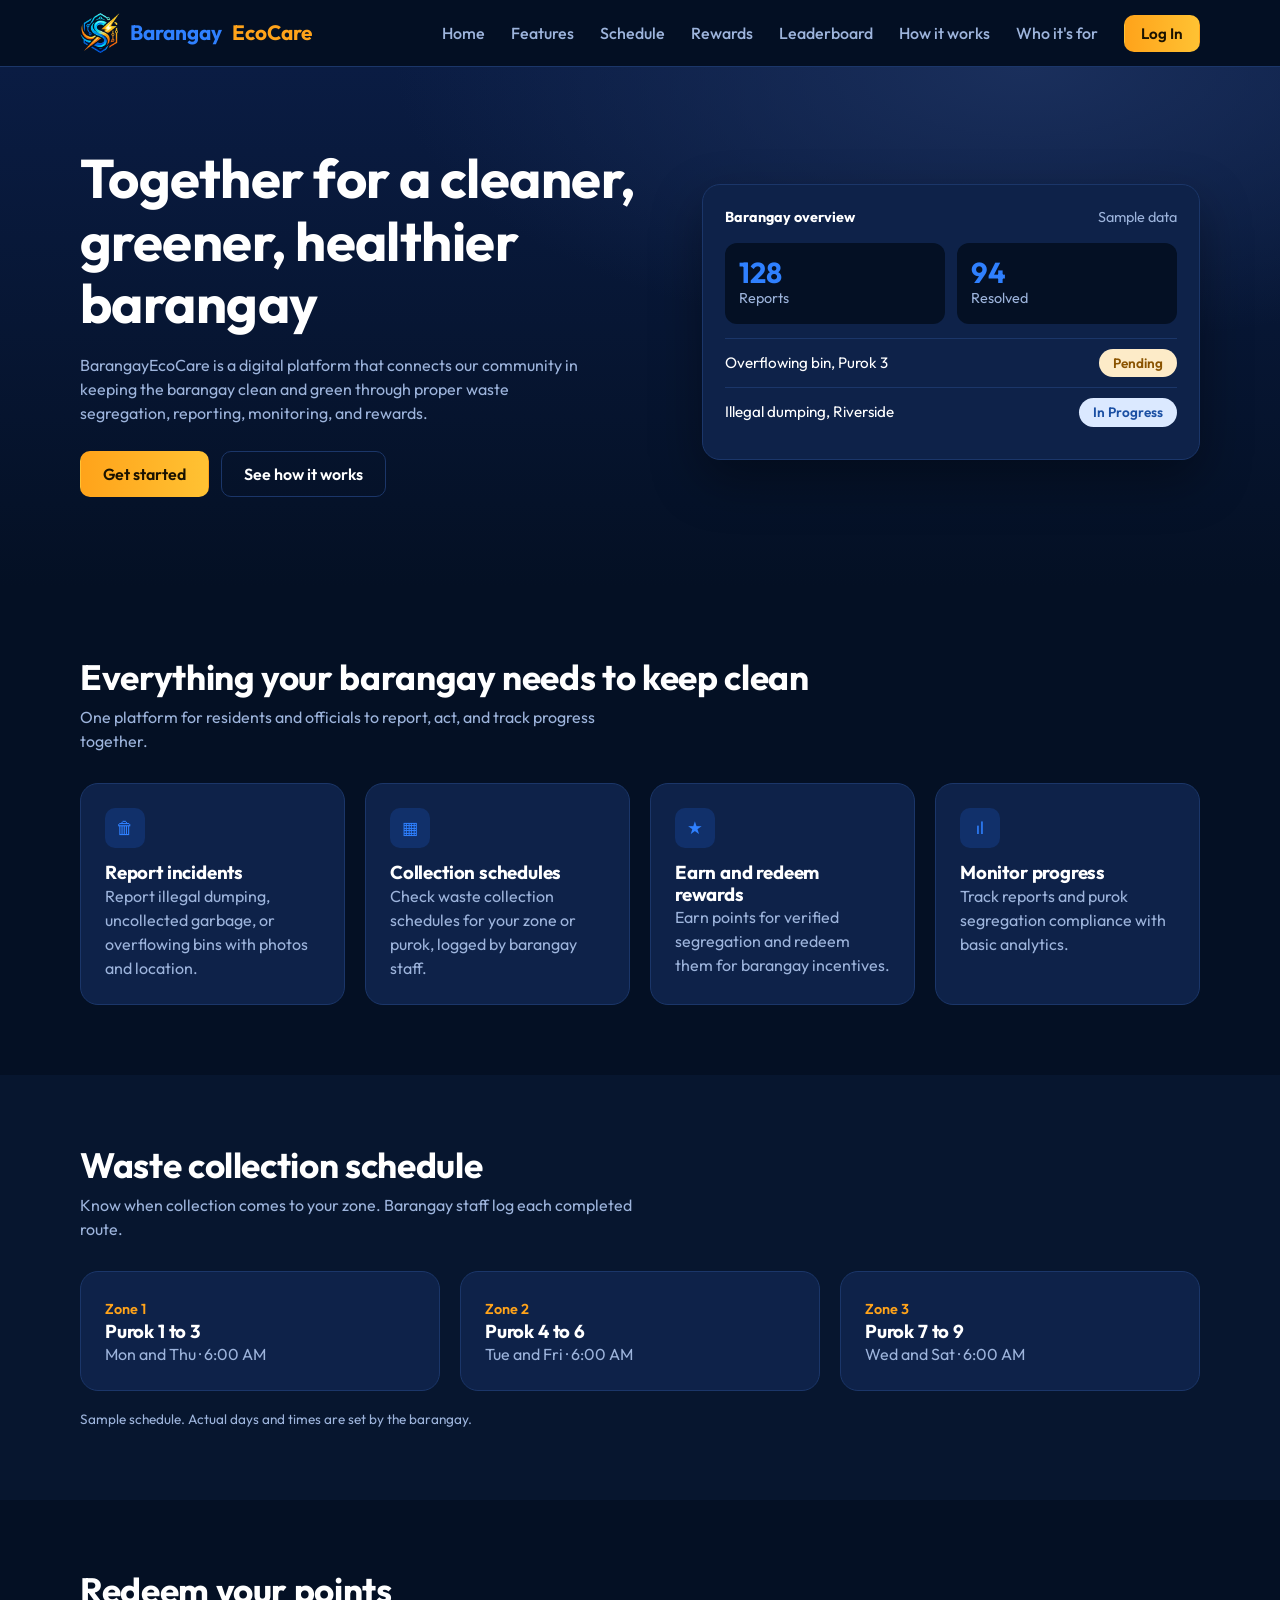
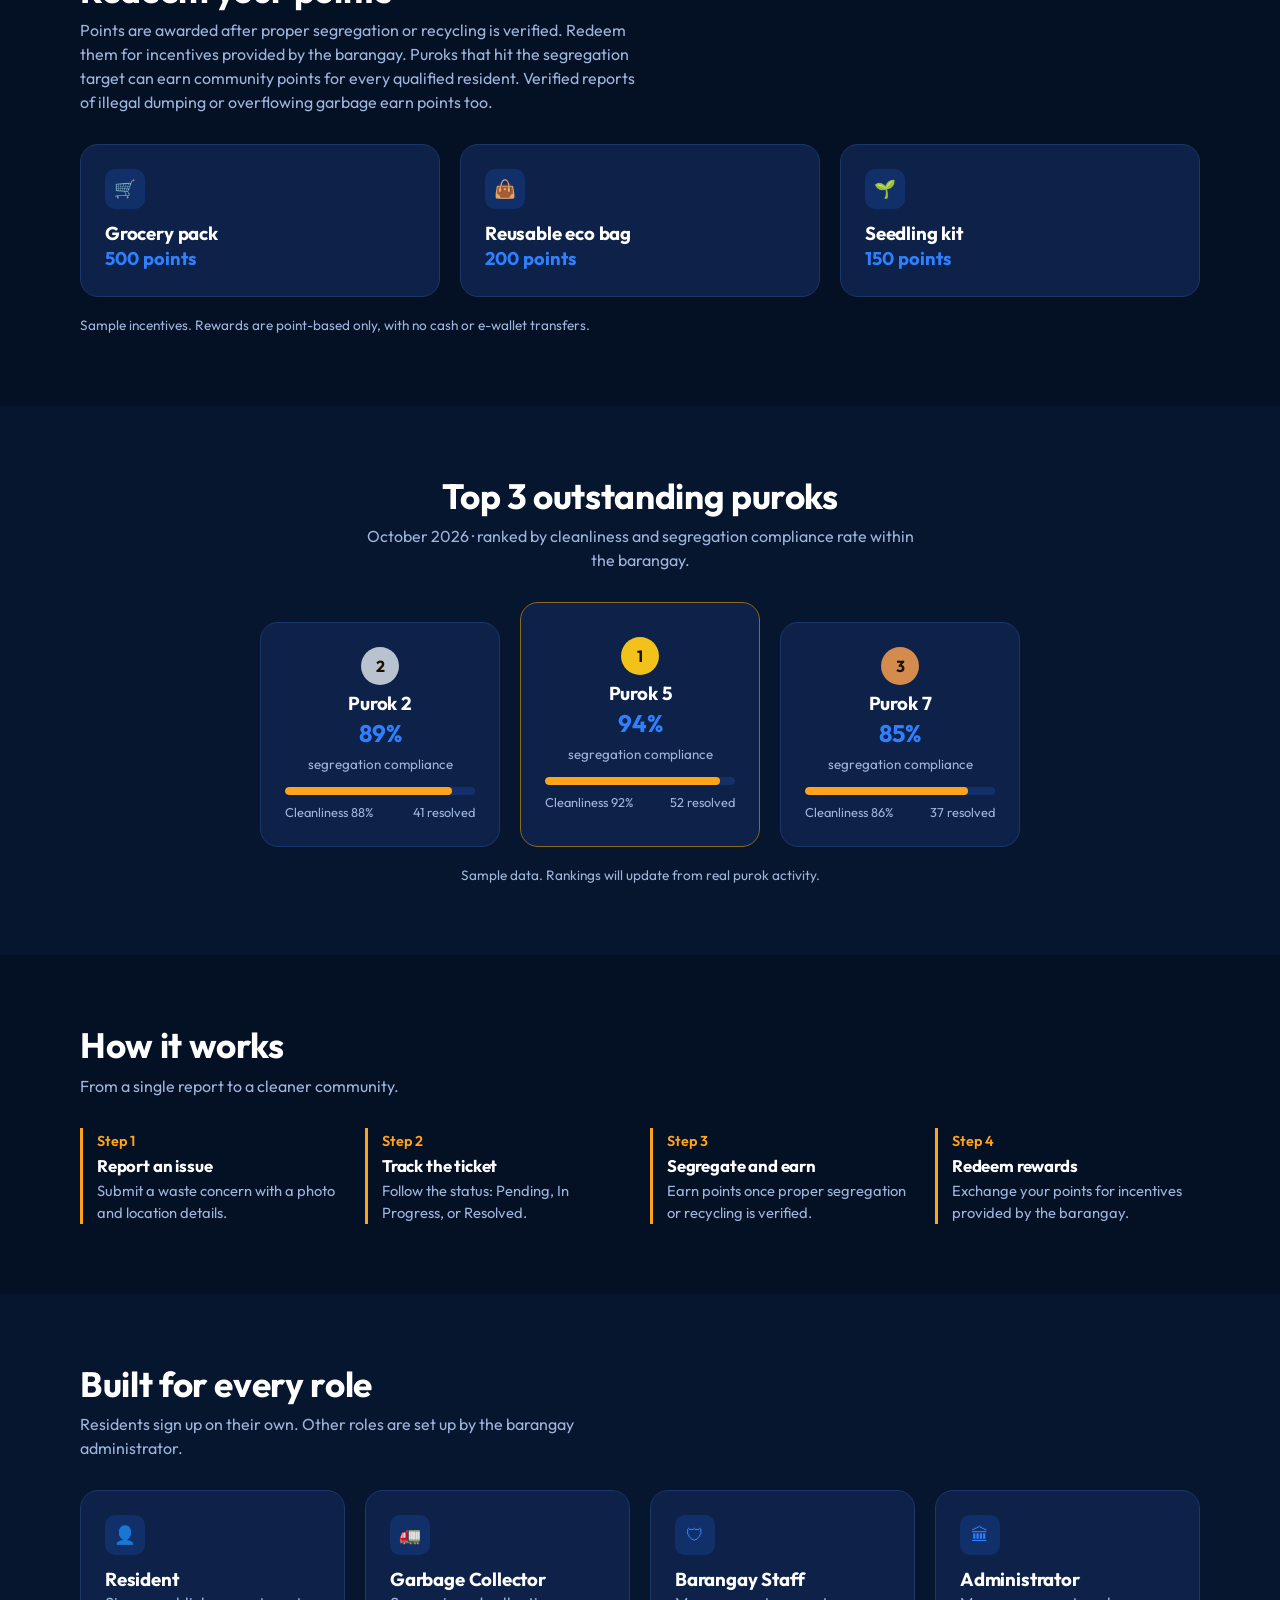
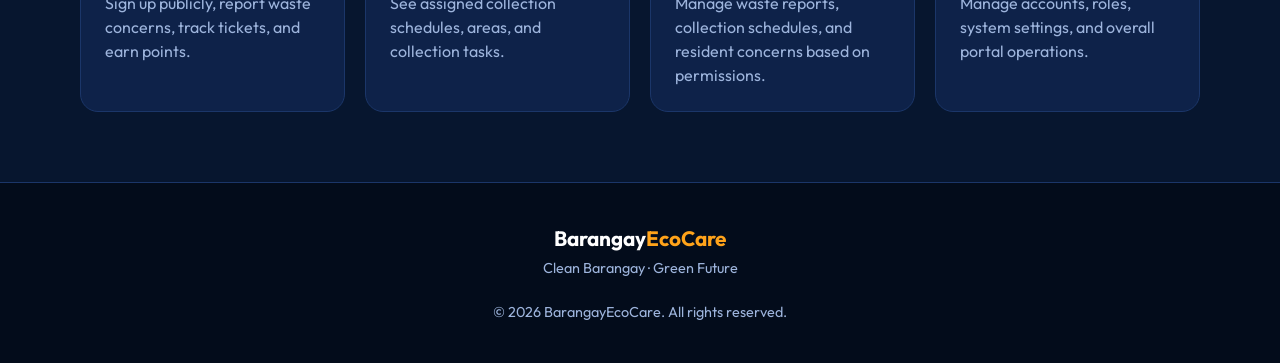
<file: index.html>
<!DOCTYPE html>
<html lang="en">
<head>
  <meta charset="UTF-8">
  <meta name="viewport" content="width=device-width, initial-scale=1">
  <link rel="icon" href="logo.png"><title>BarangayEcoCare – Clean Barangay, Green Future</title>
  <link rel="preconnect" href="https://fonts.googleapis.com">
  <link rel="stylesheet" href="https://fonts.googleapis.com/css2?family=Outfit:wght@400;500;600;700&display=swap">
  <link rel="stylesheet" href="styles.css">
</head>
<body>

<!-- HEADER: the checkbox powers the mobile menu without JavaScript -->
<header class="site-header">
  <div class="wrap">
    <a href="#top" class="logo"><img src="logo.png" alt="" width="40" height="40">Barangay<b>EcoCare</b></a>
    <input type="checkbox" id="nav-toggle" class="nav-toggle" aria-label="Toggle menu">
    <label for="nav-toggle" class="nav-burger" aria-hidden="true">☰</label>
    <nav class="site-nav" aria-label="Main">
      <a href="#top">Home</a><a href="#features">Features</a><a href="#schedule">Schedule</a>
      <a href="#rewards">Rewards</a><a href="#leaderboard">Leaderboard</a>
      <a href="#how">How it works</a><a href="#roles">Who it's for</a>
      <a href="login.html" class="btn btn-primary btn-sm">Log In</a>
    </nav>
  </div>
</header>

<main id="top">
  <!-- HERO -->
  <section class="hero">
    <div class="wrap">
      <div>
        <h1>Together for a cleaner, greener, healthier barangay</h1>
        <p class="lead">BarangayEcoCare is a digital platform that connects our community in keeping the barangay clean and green through proper waste segregation, reporting, monitoring, and rewards.</p>
        <div class="actions">
          <a href="signup.html" class="btn btn-primary">Get started</a>
          <a href="#how" class="btn">See how it works</a>
        </div>
      </div>
      <aside class="overview" aria-label="Sample overview">
        <div class="overview-head"><strong>Barangay overview</strong><span class="muted">Sample data</span></div>
        <div class="overview-stats"><div><b>128</b>Reports</div><div><b>94</b>Resolved</div></div>
        <ul>
          <li>Overflowing bin, Purok 3 <span class="badge b-pending">Pending</span></li>
          <li>Illegal dumping, Riverside <span class="badge b-progress">In Progress</span></li>
        </ul>
      </aside>
    </div>
  </section>

  <!-- FEATURES -->
  <section class="section" id="features">
    <div class="wrap">
      <h2>Everything your barangay needs to keep clean</h2>
      <p class="sub">One platform for residents and officials to report, act, and track progress together.</p>
      <div class="grid g4">
        <article class="card"><div class="ico">🗑</div><h3>Report incidents</h3><p class="muted">Report illegal dumping, uncollected garbage, or overflowing bins with photos and location.</p></article>
        <article class="card"><div class="ico">▦</div><h3>Collection schedules</h3><p class="muted">Check waste collection schedules for your zone or purok, logged by barangay staff.</p></article>
        <article class="card"><div class="ico">★</div><h3>Earn and redeem rewards</h3><p class="muted">Earn points for verified segregation and redeem them for barangay incentives.</p></article>
        <article class="card"><div class="ico">ıl</div><h3>Monitor progress</h3><p class="muted">Track reports and purok segregation compliance with basic analytics.</p></article>
      </div>
    </div>
  </section>

  <!-- SCHEDULE -->
  <section class="section alt" id="schedule">
    <div class="wrap">
      <h2>Waste collection schedule</h2>
      <p class="sub">Know when collection comes to your zone. Barangay staff log each completed route.</p>
      <div class="grid g3">
        <article class="card"><span class="eyebrow">Zone 1</span><h3>Purok 1 to 3</h3><p class="muted">Mon and Thu · 6:00 AM</p></article>
        <article class="card"><span class="eyebrow">Zone 2</span><h3>Purok 4 to 6</h3><p class="muted">Tue and Fri · 6:00 AM</p></article>
        <article class="card"><span class="eyebrow">Zone 3</span><h3>Purok 7 to 9</h3><p class="muted">Wed and Sat · 6:00 AM</p></article>
      </div>
      <p class="note">Sample schedule. Actual days and times are set by the barangay.</p>
    </div>
  </section>

  <!-- REWARDS -->
  <section class="section" id="rewards">
    <div class="wrap">
      <h2>Redeem your points</h2>
      <p class="sub">Points are awarded after proper segregation or recycling is verified. Redeem them for incentives provided by the barangay. Puroks that hit the segregation target can earn community points for every qualified resident. Verified reports of illegal dumping or overflowing garbage earn points too.</p>
      <div class="grid g3">
        <article class="card"><div class="ico">🛒</div><h3>Grocery pack</h3><p class="price">500 points</p></article>
        <article class="card"><div class="ico">👜</div><h3>Reusable eco bag</h3><p class="price">200 points</p></article>
        <article class="card"><div class="ico">🌱</div><h3>Seedling kit</h3><p class="price">150 points</p></article>
      </div>
      <p class="note">Sample incentives. Rewards are point-based only, with no cash or e-wallet transfers.</p>
    </div>
  </section>

  <!-- LEADERBOARD -->
  <section class="section alt center" id="leaderboard">
    <div class="wrap">
      <h2>Top 3 outstanding puroks</h2>
      <p class="sub">October 2026 · ranked by cleanliness and segregation compliance rate within the barangay.</p>
      <div class="podium">
        <article class="card"><div class="rank">2</div><h3>Purok 2</h3><div class="pct">89%</div><small class="muted">segregation compliance</small>
          <div class="bar" style="margin-top:12px"><i style="width:88%"></i></div><div class="meta"><span>Cleanliness 88%</span><span>41 resolved</span></div></article>
        <article class="card first"><div class="rank">1</div><h3>Purok 5</h3><div class="pct">94%</div><small class="muted">segregation compliance</small>
          <div class="bar" style="margin-top:12px"><i style="width:92%"></i></div><div class="meta"><span>Cleanliness 92%</span><span>52 resolved</span></div></article>
        <article class="card"><div class="rank r3">3</div><h3>Purok 7</h3><div class="pct">85%</div><small class="muted">segregation compliance</small>
          <div class="bar" style="margin-top:12px"><i style="width:86%"></i></div><div class="meta"><span>Cleanliness 86%</span><span>37 resolved</span></div></article>
      </div>
      <p class="note">Sample data. Rankings will update from real purok activity.</p>
    </div>
  </section>

  <!-- HOW IT WORKS -->
  <section class="section" id="how">
    <div class="wrap">
      <h2>How it works</h2>
      <p class="sub">From a single report to a cleaner community.</p>
      <ol class="grid g4 steps" style="list-style:none;padding:0;margin:0">
        <li><span class="eyebrow">Step 1</span><h3>Report an issue</h3><p>Submit a waste concern with a photo and location details.</p></li>
        <li><span class="eyebrow">Step 2</span><h3>Track the ticket</h3><p>Follow the status: Pending, In Progress, or Resolved.</p></li>
        <li><span class="eyebrow">Step 3</span><h3>Segregate and earn</h3><p>Earn points once proper segregation or recycling is verified.</p></li>
        <li><span class="eyebrow">Step 4</span><h3>Redeem rewards</h3><p>Exchange your points for incentives provided by the barangay.</p></li>
      </ol>
    </div>
  </section>

  <!-- ROLES -->
  <section class="section alt" id="roles">
    <div class="wrap">
      <h2>Built for every role</h2>
      <p class="sub">Residents sign up on their own. Other roles are set up by the barangay administrator.</p>
      <div class="grid g4">
        <article class="card"><div class="ico">👤</div><h3>Resident</h3><p class="muted">Sign up publicly, report waste concerns, track tickets, and earn points.</p></article>
        <article class="card"><div class="ico">🚛</div><h3>Garbage Collector</h3><p class="muted">See assigned collection schedules, areas, and collection tasks.</p></article>
        <article class="card"><div class="ico">🛡</div><h3>Barangay Staff</h3><p class="muted">Manage waste reports, collection schedules, and resident concerns based on permissions.</p></article>
        <article class="card"><div class="ico">🏛</div><h3>Administrator</h3><p class="muted">Manage accounts, roles, system settings, and overall portal operations.</p></article>
      </div>
    </div>
  </section>
</main>

<footer class="site-footer">
  <span class="logo">Barangay<b>EcoCare</b></span>
  <p>Clean Barangay · Green Future</p>
  <p style="margin-top:22px">© 2026 BarangayEcoCare. All rights reserved.</p>
</footer>
</body>
</html>
</file>
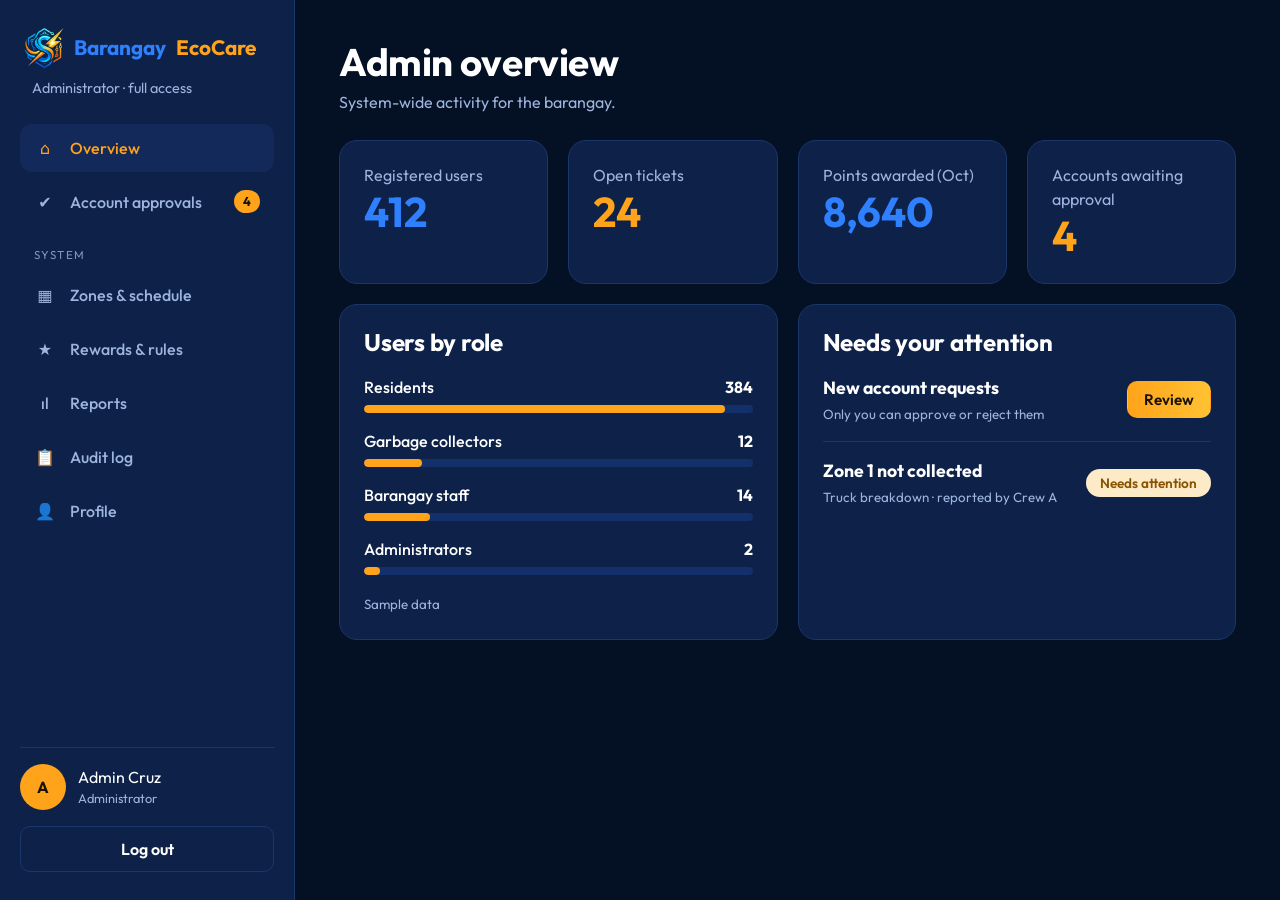
<file: admin-dashboard.html>
<!DOCTYPE html>
<html lang="en">
<head>
  <meta charset="UTF-8">
  <meta name="viewport" content="width=device-width, initial-scale=1">
  <link rel="icon" href="logo.png">
  <title>Administrator – BarangayEcoCare</title>
  <link rel="stylesheet" href="https://fonts.googleapis.com/css2?family=Outfit:wght@400;500;600;700&display=swap">
  <link rel="stylesheet" href="styles.css">
  <style>
    .sidebar{overflow-y:auto}
    .nav-label{margin:14px 14px 2px;font-size:.72rem;letter-spacing:.12em;text-transform:uppercase;color:var(--muted);opacity:.8}
    .shell:has(#v7:target) .nav a[href="#v7"],.shell:has(#v8:target) .nav a[href="#v8"],
    .shell:has(#v9:target) .nav a[href="#v9"],.shell:has(#v10:target) .nav a[href="#v10"]{background:#12295a;color:var(--orange)}
    /* tabs inside views */
    .ptabs{display:flex;gap:8px;flex-wrap:wrap;margin:0 0 var(--gap)}
    .ptabs button{font:inherit;font-weight:600;padding:9px 18px;border-radius:999px;border:1px solid var(--line);background:var(--card);color:var(--muted);cursor:pointer;transition:var(--ease)}
    .ptabs button:hover{color:var(--text)}
    .ptabs button[aria-selected="true"]{background:var(--orange);border-color:var(--orange);color:#1a1200}
    .ptab-n{display:inline-block;min-width:1.3em;margin-left:4px;padding:0 6px;border-radius:999px;background:#1a1200;color:var(--orange);font-size:.78rem;line-height:1.5;text-align:center}
    [role=tabpanel][hidden]{display:none}
    .access{display:inline-flex;gap:8px;align-items:center;margin-bottom:var(--gap)}
    /* photo evidence */
    details.photo{margin-top:10px}
    details.photo summary{display:inline-flex;align-items:center;gap:10px;cursor:pointer;list-style:none;font-size:.85rem;font-weight:600;color:var(--blue)}
    details.photo summary::-webkit-details-marker{display:none}
    details.photo summary img{width:64px;height:64px;object-fit:cover;border-radius:10px;background:#14306a;border:1px solid var(--line)}
    details.photo .full{display:block;margin-top:10px;width:100%;max-width:420px;border-radius:12px;background:#14306a;border:1px solid var(--line)}
    .crit-list{margin:10px 0 0;padding-left:20px;line-height:1.7}
    .plus{color:#4be08a;font-weight:700}
    .badge-tile{text-align:center;display:grid;gap:6px;justify-items:center;padding:20px}
    .badge-tile .em{font-size:2rem;line-height:1}
    .badge-tile.locked{opacity:.5}
    .roles span small{font-weight:400;color:var(--muted);font-size:.8rem}
    .b-bad{background:#4a1d26;color:#ffb3bf}
    tr[hidden]{display:none}
    /* approval dialog */
    #appr-dialog{width:min(540px,94vw);padding:0;border:1px solid var(--line);border-radius:18px;background:var(--card);color:var(--text);box-shadow:0 24px 64px rgba(0,0,0,.5)}
    #appr-dialog::backdrop{background:rgba(0,0,0,.6)}
    #appr-dialog form{padding:26px}
    #appr-dialog h2{font-size:1.4rem;margin-bottom:4px}
    #appr-dialog .btns{display:flex;gap:10px;justify-content:flex-end;margin-top:8px}
  </style>
</head>
<body>
<div class="shell">

  <aside class="sidebar">
    <div>
      <a href="index.html" class="logo"><img src="logo.png" alt="" width="40" height="40">Barangay<b>EcoCare</b></a>
      <p class="ws">Administrator · full access</p>
    </div>
    <nav class="nav" aria-label="Dashboard">
      <a href="#v1" data-i="⌂">Overview</a>
      <a href="#v2" data-i="✔">Account approvals <span class="count" id="nav-pending">4</span></a>
      <span class="nav-label">System</span>
      <a href="#v6" data-i="▦">Zones &amp; schedule</a>
      <a href="#v7" data-i="★">Rewards &amp; rules</a>
      <a href="#v8" data-i="ıl">Reports</a>
      <a href="#v9" data-i="📋">Audit log</a>
      <a href="#v10" data-i="👤">Profile</a>
    </nav>
    <div class="me">
      <div class="me-info"><span class="avatar">A</span><div>Admin Cruz<small>Administrator</small></div></div>
      <a href="login.html" class="btn">Log out</a>
    </div>
  </aside>

  <main class="main"><div class="views">

    <!-- 1. OVERVIEW -->
    <section class="view" id="v1">
      <h1>Admin overview</h1>
      <p class="sub">System-wide activity for the barangay.</p>
      <div class="grid g4" style="margin-bottom:var(--gap)">
        <div class="card stat"><small>Registered users</small><b>412</b></div>
        <div class="card stat"><small>Open tickets</small><b class="o">24</b></div>
        <div class="card stat"><small>Points awarded (Oct)</small><b>8,640</b></div>
        <div class="card stat"><small>Accounts awaiting approval</small><b class="o" id="stat-pending">4</b></div>
      </div>
      <div class="grid g2" style="margin-bottom:var(--gap)">
        <article class="card"><h2>Users by role</h2>
          <ul class="compliance">
            <li><div><span>Residents</span><b>384</b></div><div class="bar"><i style="width:93%"></i></div></li>
            <li><div><span>Garbage collectors</span><b>12</b></div><div class="bar"><i style="width:15%"></i></div></li>
            <li><div><span>Barangay staff</span><b>14</b></div><div class="bar"><i style="width:17%"></i></div></li>
            <li><div><span>Administrators</span><b>2</b></div><div class="bar"><i style="width:4%"></i></div></li>
          </ul><small class="muted">Sample data</small></article>
        <article class="card"><h2>Needs your attention</h2>
          <ul class="rows">
            <li><div><strong>New account requests</strong><small>Only you can approve or reject them</small></div><a href="#v2" class="btn btn-primary btn-sm">Review</a></li>
            <li><div><strong>Zone 1 not collected</strong><small>Truck breakdown · reported by Crew A</small></div><span class="badge b-pending">Needs attention</span></li>
          </ul></article>
      </div>
    </section>

    <!-- 2. ACCOUNT APPROVALS -->
    <section class="view" id="v2">
      <h1>Account approvals</h1>
      <p class="sub">Residents, garbage collectors, and barangay staff sign up on their own. Their accounts stay inactive until you approve them.</p>
      <p class="notice"><b>Admin-only approval.</b> No one else can approve accounts, and invitation links are no longer used. Review each request, set the zone for collectors or permissions for staff, then approve.</p>
      <div class="ptabs" id="acct-filter" role="group" aria-label="Filter accounts">
        <button type="button" aria-selected="false" data-f="all">All</button>
        <button type="button" aria-selected="true" data-f="pending">Pending <span class="ptab-n" id="pending-n">4</span></button>
        <button type="button" aria-selected="false" data-f="active">Active</button>
        <button type="button" aria-selected="false" data-f="inactive">Inactive / Rejected</button>
      </div>
      <div class="toolbar"><input type="search" id="acct-search" placeholder="Search name, email or role" aria-label="Search accounts"></div>
      <div class="card table-wrap">
        <table class="table" id="acct-table">
          <thead><tr><th>Name</th><th>Role</th><th>Purok / Zone</th><th>Status</th><th>Actions</th></tr></thead>
          <tbody>
            <tr data-status="pending" data-role="Resident" data-name="Liza Mendoza"><td><strong>Liza Mendoza</strong><br><small class="muted">liza.m@email.com · requested today</small></td><td><span class="badge b-role">Resident</span></td><td class="loc">Purok 2</td><td class="st"></td><td class="ac"></td></tr>
            <tr data-status="pending" data-role="Resident" data-name="Ben Castro"><td><strong>Ben Castro</strong><br><small class="muted">ben.c@email.com · requested today</small></td><td><span class="badge b-role">Resident</span></td><td class="loc">Purok 4</td><td class="st"></td><td class="ac"></td></tr>
            <tr data-status="pending" data-role="Collector" data-name="Carlo Reyes"><td><strong>Carlo Reyes</strong><br><small class="muted">carlo.r@email.com · requested yesterday</small></td><td><span class="badge b-role">Collector</span></td><td class="loc">Not assigned</td><td class="st"></td><td class="ac"></td></tr>
            <tr data-status="pending" data-role="Staff" data-name="Nena Villar"><td><strong>Nena Villar</strong><br><small class="muted">nena.v@barangay.gov.ph · requested yesterday</small></td><td><span class="badge b-role">Staff</span></td><td class="loc">—</td><td class="st"></td><td class="ac"></td></tr>
            <tr data-status="active" data-role="Resident" data-name="Juan Dela Cruz"><td><strong>Juan Dela Cruz</strong><br><small class="muted">juan.delacruz@email.com</small></td><td><span class="badge b-role">Resident</span></td><td class="loc">Purok 5</td><td class="st"></td><td class="ac"></td></tr>
            <tr data-status="active" data-role="Resident" data-name="Ana Reyes"><td><strong>Ana Reyes</strong><br><small class="muted">ana.r@email.com</small></td><td><span class="badge b-role">Resident</span></td><td class="loc">Purok 3</td><td class="st"></td><td class="ac"></td></tr>
            <tr data-status="active" data-role="Staff" data-name="Maria Santos"><td><strong>Maria Santos</strong><br><small class="muted">maria.santos@barangay.gov.ph</small></td><td><span class="badge b-role">Staff</span></td><td class="loc">—</td><td class="st"></td><td class="ac"></td></tr>
            <tr data-status="active" data-role="Collector" data-name="Rico Dela Peña"><td><strong>Rico Dela Peña</strong><br><small class="muted">Crew B</small></td><td><span class="badge b-role">Collector</span></td><td class="loc">Zone 2 · Purok 4 to 6</td><td class="st"></td><td class="ac"></td></tr>
            <tr data-status="active" data-role="Admin" data-name="Admin Cruz"><td><strong>Admin Cruz</strong><br><small class="muted">admin@barangay.gov.ph</small></td><td><span class="badge b-role">Admin</span></td><td class="loc">—</td><td class="st"></td><td class="ac"></td></tr>
            <tr data-status="inactive" data-role="Resident" data-name="Pedro Lim"><td><strong>Pedro Lim</strong><br><small class="muted">pedro.l@email.com</small></td><td><span class="badge b-role">Resident</span></td><td class="loc">Purok 7</td><td class="st"></td><td class="ac"></td></tr>
          </tbody>
        </table>
        <p class="muted" id="acct-empty" hidden style="padding:16px 12px 0">No accounts in this list.</p>
      </div>
      <article class="card" style="margin-top:var(--gap)"><h2>Role guide</h2>
        <ul class="rows">
          <li><div><strong>Resident</strong><small>Reports waste problems, tracks tickets, earns and redeems points.</small></div><span class="badge b-role">Sign-up · admin approves</span></li>
          <li><div><strong>Garbage Collector</strong><small>Sees assigned zone, route checklist, and records observations.</small></div><span class="badge b-role">Sign-up · admin approves</span></li>
          <li><div><strong>Barangay Staff</strong><small>Verifies reports, tracks collections, approves redemptions per permissions.</small></div><span class="badge b-role">Sign-up · admin approves</span></li>
          <li><div><strong>Administrator</strong><small>Approves accounts, manages roles, rules, and has full access to all dashboards.</small></div><span class="badge b-pending">Restricted</span></li>
        </ul></article>
    </section>

    <!-- 6. ZONES & SCHEDULE -->
    <section class="view" id="v6">
      <h1>Zones &amp; schedule</h1>
      <p class="sub">Set the collection days, time, and crew for each zone.</p>
      <div class="grid g3">
        <form class="card zone" action="#"><span class="eyebrow">Zone 1</span><h3>Purok 1 to 3</h3>
          <label class="field"><span>Days</span><input value="Mon and Thu"></label>
          <label class="field"><span>Time</span><input type="time" value="06:00"></label>
          <label class="field"><span>Crew</span><select><option selected>Crew A</option><option>Crew B</option><option>Crew C</option></select></label>
          <button class="btn btn-primary btn-sm">Save</button></form>
        <form class="card zone" action="#"><span class="eyebrow">Zone 2</span><h3>Purok 4 to 6</h3>
          <label class="field"><span>Days</span><input value="Tue and Fri"></label>
          <label class="field"><span>Time</span><input type="time" value="06:00"></label>
          <label class="field"><span>Crew</span><select><option>Crew A</option><option selected>Crew B</option><option>Crew C</option></select></label>
          <button class="btn btn-primary btn-sm">Save</button></form>
        <form class="card zone" action="#"><span class="eyebrow">Zone 3</span><h3>Purok 7 to 9</h3>
          <label class="field"><span>Days</span><input value="Wed and Sat"></label>
          <label class="field"><span>Time</span><input type="time" value="06:00"></label>
          <label class="field"><span>Crew</span><select><option>Crew A</option><option>Crew B</option><option selected>Crew C</option></select></label>
          <button class="btn btn-primary btn-sm">Save</button></form>
      </div>
    </section>

    <!-- 7. REWARDS & RULES -->
    <section class="view" id="v7">
      <h1>Rewards &amp; rules</h1>
      <p class="sub">Manage incentives, point values, and badges. Rewards are point-based only.</p>
      <div class="toolbar"><button class="btn btn-primary">Add reward</button></div>
      <div class="card table-wrap">
        <table class="table">
          <thead><tr><th>Reward</th><th>Points</th><th>Stock</th><th>Status</th><th>Actions</th></tr></thead>
          <tbody>
            <tr><td><strong>Grocery pack</strong></td><td class="big-num" style="font-size:1.1rem">500</td><td>20</td><td><span class="badge b-done">Active</span></td><td><div class="acts"><button class="btn btn-sm">Edit</button><button class="btn btn-sm">Disable</button></div></td></tr>
            <tr><td><strong>Reusable eco bag</strong></td><td class="big-num" style="font-size:1.1rem">200</td><td>85</td><td><span class="badge b-done">Active</span></td><td><div class="acts"><button class="btn btn-sm">Edit</button><button class="btn btn-sm">Disable</button></div></td></tr>
            <tr><td><strong>Seedling kit</strong></td><td class="big-num" style="font-size:1.1rem">150</td><td>40</td><td><span class="badge b-done">Active</span></td><td><div class="acts"><button class="btn btn-sm">Edit</button><button class="btn btn-sm">Disable</button></div></td></tr>
          </tbody>
        </table>
      </div>
      <article class="card" style="margin-top:var(--gap)"><h2>Community points (purok-wide)</h2>
        <p class="notice">On each collection schedule: perfect purok earns the top amount, the purok closest to perfect earns the middle amount, and the rest earn the base amount, per resident.</p>
        <form action="#">
          <div class="grid g3">
            <label class="field"><span>Perfect purok (points each)</span><input type="number" min="0" value="15"></label>
            <label class="field"><span>Closest to perfect (points each)</span><input type="number" min="0" value="10"></label>
            <label class="field"><span>All other puroks (points each)</span><input type="number" min="0" value="5"></label>
          </div>
          <button class="btn btn-primary" type="submit">Save community rules</button>
        </form></article>
      <article class="card" style="margin-top:var(--gap)"><h2>Report rewards (individual)</h2>
        <p class="notice">Points are given only after Barangay Staff verify the report.</p>
        <form action="#">
          <div class="grid g3">
            <label class="field"><span>Illegal dumping (points)</span><input type="number" min="0" value="15"></label>
            <label class="field"><span>Overflowing garbage (points)</span><input type="number" min="0" value="15"></label>
            <label class="field"><span>Duplicate window (hours, same location)</span><input type="number" min="0" value="48"></label>
            <label class="field"><span>Welcome bonus (one time, first sign-in)</span><input type="number" min="0" value="20"></label>
          </div>
          <div class="toolbar"><label class="check"><input type="checkbox" checked disabled> No points for pending or rejected reports</label><label class="check"><input type="checkbox" checked> Block duplicate reports of the same incident</label><label class="check"><input type="checkbox" checked> Record every staff and admin action in the audit log</label></div>
          <button class="btn btn-primary" type="submit">Save report rules</button>
        </form></article>
      <article class="card table-wrap" style="margin-top:var(--gap)"><h2>Badges</h2>
        <table class="table">
          <thead><tr><th>Badge</th><th>Requirement</th><th>Status</th><th>Actions</th></tr></thead>
          <tbody>
            <tr><td><strong>Eco Helper</strong></td><td>Reach 100 points</td><td><span class="badge b-done">Active</span></td><td><div class="acts"><button class="btn btn-sm">Edit</button></div></td></tr>
            <tr><td><strong>First Report</strong></td><td>1 verified report</td><td><span class="badge b-done">Active</span></td><td><div class="acts"><button class="btn btn-sm">Edit</button></div></td></tr>
            <tr><td><strong>4-week Streak</strong></td><td>Segregate 4 weeks in a row</td><td><span class="badge b-done">Active</span></td><td><div class="acts"><button class="btn btn-sm">Edit</button></div></td></tr>
            <tr><td><strong>Community Hero</strong></td><td>5 community rewards</td><td><span class="badge b-done">Active</span></td><td><div class="acts"><button class="btn btn-sm">Edit</button></div></td></tr>
            <tr><td><strong>Top Reporter</strong></td><td>10 verified reports</td><td><span class="badge b-done">Active</span></td><td><div class="acts"><button class="btn btn-sm">Edit</button></div></td></tr>
          </tbody>
        </table><button class="btn btn-primary" style="margin-top:16px">Add badge</button></article>
    </section>

    <!-- 8. REPORTS -->
    <section class="view" id="v8">
      <h1>Reports</h1>
      <p class="sub">Compliance and ticket analytics.</p>
      <div class="grid g2">
        <article class="card"><h2>Segregation compliance by purok</h2>
          <ul class="compliance">
            <li><div><span>Purok 5</span><b>94%</b></div><div class="bar"><i style="width:94%"></i></div></li>
            <li><div><span>Purok 2</span><b>89%</b></div><div class="bar"><i style="width:89%"></i></div></li>
            <li><div><span>Purok 7</span><b>85%</b></div><div class="bar"><i style="width:85%"></i></div></li>
            <li><div><span>Purok 4</span><b>78%</b></div><div class="bar"><i style="width:78%"></i></div></li>
            <li><div><span>Purok 1</span><b>72%</b></div><div class="bar"><i style="width:72%"></i></div></li>
          </ul><small class="muted">Sample data</small></article>
        <article class="card"><h2>Tickets by status</h2>
          <ul class="compliance">
            <li><div><span>Pending</span><b>9</b></div><div class="bar"><i style="width:30%"></i></div></li>
            <li><div><span>In Progress</span><b>15</b></div><div class="bar"><i style="width:50%"></i></div></li>
            <li><div><span>Resolved</span><b>94</b></div><div class="bar"><i style="width:100%"></i></div></li>
          </ul>
          <button class="btn" style="margin-top:8px">Export CSV</button></article>
      </div>
    </section>

    <!-- 9. AUDIT LOG -->
    <section class="view" id="v9">
      <h1>Audit log</h1>
      <p class="sub">Every staff and admin action that affects points, accounts, or rules.</p>
      <div class="toolbar"><input type="search" placeholder="Search by person or action"><button class="btn">Export CSV</button></div>
      <div class="card table-wrap">
        <table class="table">
          <thead><tr><th>When</th><th>Who</th><th>Action</th><th>Details</th></tr></thead>
          <tbody>
            <tr><td>Oct 8 · 8:10 AM</td><td>Admin Cruz<br><small class="muted">Admin</small></td><td>Approved account</td><td>Juan Dela Cruz · Resident</td></tr>
            <tr><td>Oct 7 · 9:12 AM</td><td>Maria Santos<br><small class="muted">Staff</small></td><td>Verified report +15</td><td>Illegal dumping, Riverside, Purok 3 (Ana R.)</td></tr>
            <tr><td>Oct 7 · 8:40 AM</td><td>Maria Santos<br><small class="muted">Staff</small></td><td>Reviewed collector report</td><td>Purok 4, Market area, 8 of 8 bins</td></tr>
            <tr><td>Oct 6 · 4:05 PM</td><td>Admin Cruz<br><small class="muted">Admin</small></td><td>Changed rule</td><td>Community points per resident: 8 to 10</td></tr>
            <tr><td>Oct 6 · 2:30 PM</td><td>Maria Santos<br><small class="muted">Staff</small></td><td>Marked as duplicate</td><td>Overflowing garbage, Purok 5 (no points)</td></tr>
            <tr><td>Oct 5 · 6:50 AM</td><td>Rico Dela Peña<br><small class="muted">Collector</small></td><td>Submitted observation</td><td>Purok 5, Near chapel, 5 of 6 bins, evidence attached</td></tr>
          </tbody>
        </table>
        <div id="audit-new"></div>
      </div>
    </section>

    <!-- 10. PROFILE -->
    <section class="view" id="v10">
      <h1>My profile</h1>
      <p class="sub">Update your photo and the details shown on your account.</p>
      <div class="grid g2" style="align-items:start">
        <form class="card" action="#">
          <h2>Account details</h2>
          <div class="profile-head"><span class="avatar lg">A</span><button type="button" class="btn btn-sm">Add/Change photo</button><button type="button" class="btn btn-sm">Remove</button><small>JPG or PNG.</small></div>
          <label class="field"><span>First name</span><input value="Admin"></label>
          <label class="field"><span>Last name</span><input value="Cruz"></label>
          <label class="field"><span>Email</span><input type="email" value="admin@barangay.gov.ph"></label>
          <button class="btn btn-primary" type="submit">Save changes</button> <button class="btn" type="reset">Undo changes</button>
        </form>
        <form class="card" action="#">
          <h2>Change password</h2>
          <label class="field"><span>New password</span><input type="password" placeholder="At least 8 characters" minlength="8"></label>
          <label class="field"><span>Confirm new password</span><input type="password" minlength="8"></label>
          <button class="btn btn-primary" type="submit">Update password</button>
        </form>
      </div>
    </section>

  </div></main>
</div>

<!-- Approval dialog -->
<dialog id="appr-dialog" aria-labelledby="appr-title">
  <form method="dialog" id="appr-form">
    <h2 id="appr-title">Approve account</h2>
    <p class="muted" id="appr-sub" style="margin-bottom:18px"></p>
    <label class="field" id="appr-zone" hidden><span>Assigned zone (collector)</span>
      <select><option>Zone 1 · Purok 1 to 3</option><option>Zone 2 · Purok 4 to 6</option><option>Zone 3 · Purok 7 to 9</option></select></label>
    <fieldset id="appr-perms" hidden style="border:1px solid var(--line);border-radius:12px;padding:12px 16px;margin:0 0 16px">
      <legend class="muted" style="padding:0 8px">Staff permissions</legend>
      <div class="toolbar" style="margin:0"><label class="check"><input type="checkbox" checked> Waste reports</label><label class="check"><input type="checkbox" checked> Collection schedules</label><label class="check"><input type="checkbox" checked> Resident concerns</label><label class="check"><input type="checkbox"> Redemptions</label><label class="check"><input type="checkbox"> Community rewards (verify purok results)</label></div>
    </fieldset>
    <p class="notice" id="appr-note" style="margin-bottom:0"></p>
    <div class="btns"><button type="button" class="btn" id="appr-cancel">Cancel</button><button type="button" class="btn btn-primary" id="appr-ok">Approve account</button></div>
  </form>
</dialog>

<script>
(function () {
  /* ---------- Tabs inside role dashboards ---------- */
  [].forEach.call(document.querySelectorAll('[data-tabs]'), function (group) {
    var btns = [].slice.call(group.querySelectorAll('[data-tab]'));
    btns.forEach(function (b) {
      b.addEventListener('click', function () {
        btns.forEach(function (x) {
          var on = x === b;
          x.setAttribute('aria-selected', on ? 'true' : 'false');
          document.getElementById('p-' + x.getAttribute('data-tab')).hidden = !on;
        });
      });
    });
  });

  /* ---------- Account approvals (admin only) ---------- */
  var table = document.getElementById('acct-table');
  var rows = [].slice.call(table.querySelectorAll('tbody tr'));
  var filter = 'pending', query = '';
  var BADGE = { pending: ['b-pending', 'Pending approval'], active: ['b-done', 'Active'], inactive: ['b-off', 'Inactive'], rejected: ['b-bad', 'Rejected'] };

  function drawRow(tr) {
    var s = tr.dataset.status, b = BADGE[s];
    tr.querySelector('.st').innerHTML = '<span class="badge ' + b[0] + '">' + b[1] + '</span>';
    var a = '';
    if (s === 'pending') a = '<button class="btn btn-sm" data-act="reject">Reject</button><button class="btn btn-primary btn-sm" data-act="review">Review &amp; approve</button>';
    else if (s === 'active') a = tr.dataset.role === 'Admin' ? '<span class="muted">Protected</span>' : '<button class="btn btn-sm" data-act="deactivate">Deactivate</button>';
    else if (s === 'inactive') a = '<button class="btn btn-sm" data-act="reactivate">Reactivate</button>';
    else if (s === 'rejected') a = '<button class="btn btn-sm" data-act="reopen">Move back to pending</button>';
    tr.querySelector('.ac').innerHTML = '<div class="acts">' + a + '</div>';
  }
  function recount() {
    var n = rows.filter(function (r) { return r.dataset.status === 'pending'; }).length;
    ['nav-pending', 'stat-pending', 'pending-n'].forEach(function (id) { document.getElementById(id).textContent = n; });
    document.getElementById('nav-pending').style.display = n ? '' : 'none';
  }
  function apply() {
    var shown = 0;
    rows.forEach(function (r) {
      var s = r.dataset.status;
      var okF = filter === 'all' || s === filter || (filter === 'inactive' && s === 'rejected');
      var okQ = !query || r.textContent.toLowerCase().indexOf(query) > -1;
      r.hidden = !(okF && okQ);
      if (!r.hidden) shown++;
    });
    document.getElementById('acct-empty').hidden = shown > 0;
  }
  function log(text, detail) {
    var d = document.getElementById('audit-new');
    var p = document.createElement('p');
    p.className = 'muted'; p.style.cssText = 'padding:12px;border-top:1px solid var(--line);margin:0';
    p.textContent = 'Just now · Admin Cruz · ' + text + ' · ' + detail;
    d.insertBefore(p, d.firstChild);
  }
  rows.forEach(drawRow); recount(); apply();

  [].forEach.call(document.querySelectorAll('#acct-filter [data-f]'), function (b) {
    b.addEventListener('click', function () {
      filter = b.getAttribute('data-f');
      [].forEach.call(document.querySelectorAll('#acct-filter [data-f]'), function (x) { x.setAttribute('aria-selected', x === b ? 'true' : 'false'); });
      apply();
    });
  });
  document.getElementById('acct-search').addEventListener('input', function (e) { query = e.target.value.trim().toLowerCase(); apply(); });

  var dlg = document.getElementById('appr-dialog'), current = null;
  table.addEventListener('click', function (e) {
    var btn = e.target.closest('[data-act]'); if (!btn) return;
    var tr = btn.closest('tr'), act = btn.getAttribute('data-act'), name = tr.dataset.name;
    if (act === 'review') {
      current = tr;
      var role = tr.dataset.role;
      document.getElementById('appr-title').textContent = 'Approve ' + name;
      document.getElementById('appr-sub').textContent = 'Requested role: ' + role + ' · ' + tr.querySelector('.loc').textContent;
      document.getElementById('appr-zone').hidden = role !== 'Collector';
      document.getElementById('appr-perms').hidden = role !== 'Staff';
      document.getElementById('appr-note').textContent = role === 'Resident'
        ? 'The resident can log in right after you approve and receives the one-time welcome bonus.'
        : 'Make sure this person is really a ' + (role === 'Collector' ? 'garbage collector' : 'barangay staff member') + ' before approving.';
      if (dlg.showModal) dlg.showModal(); else dlg.setAttribute('open', '');
      return;
    }
    var map = { reject: 'rejected', deactivate: 'inactive', reactivate: 'active', reopen: 'pending' };
    tr.dataset.status = map[act]; drawRow(tr); recount(); apply();
    log({ reject: 'Rejected account', deactivate: 'Deactivated account', reactivate: 'Reactivated account', reopen: 'Moved account back to pending' }[act], name);
  });
  document.getElementById('appr-ok').addEventListener('click', function () {
    if (!current) return;
    if (current.dataset.role === 'Collector') current.querySelector('.loc').textContent = document.querySelector('#appr-zone select').value;
    current.dataset.status = 'active'; drawRow(current); recount(); apply();
    log('Approved account', current.dataset.name + ' · ' + current.dataset.role);
    dlg.close(); current = null;
  });
  document.getElementById('appr-cancel').addEventListener('click', function () { dlg.close(); });
})();
</script>
</body>
</html>
</file>
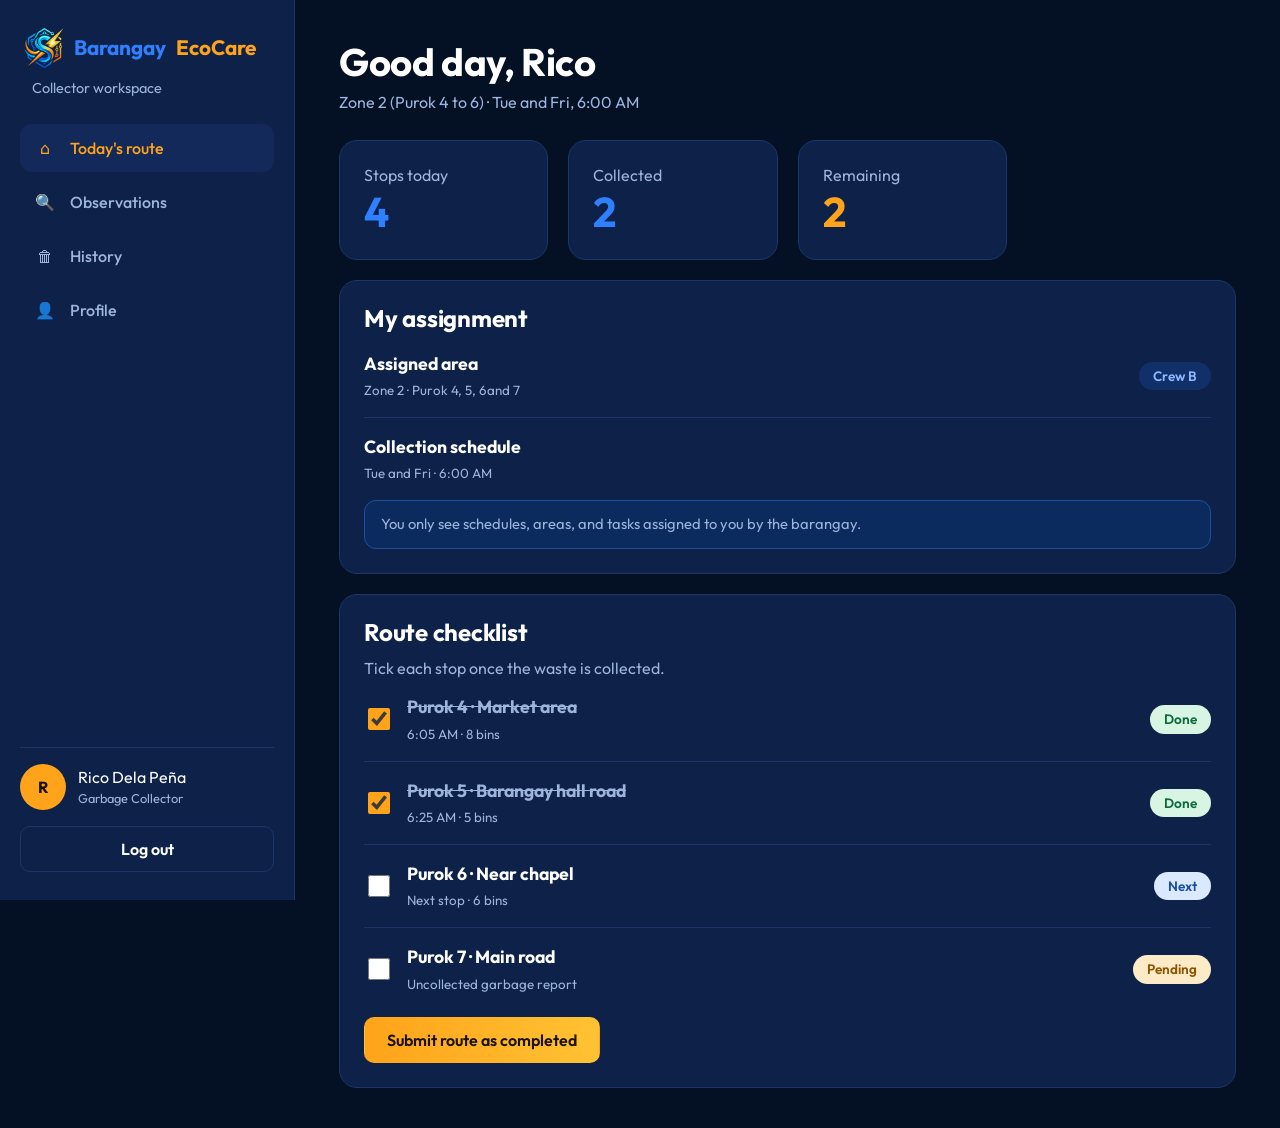
<file: collector-dashboard.html>
<!DOCTYPE html>
<html lang="en">
<head>
  <meta charset="UTF-8">
  <meta name="viewport" content="width=device-width, initial-scale=1">
  <link rel="icon" href="logo.png">
  <title>Garbage collector – BarangayEcoCare</title>
  <link rel="stylesheet" href="https://fonts.googleapis.com/css2?family=Outfit:wght@400;500;600;700&display=swap">
  <link rel="stylesheet" href="styles.css">
</head>
<body>
<div class="shell">

  <aside class="sidebar">
    <div>
      <a href="index.html" class="logo"><img src="logo.png" alt="" width="40" height="40">Barangay<b>EcoCare</b></a>
      <p class="ws">Collector workspace</p>
    </div>
    <nav class="nav" aria-label="Dashboard">
      <a href="#v1" data-i="⌂">Today's route</a>
      <a href="#v5" data-i="🔍">Observations</a>
      <a href="#v3" data-i="🗑">History</a>
      <a href="#v4" data-i="👤">Profile</a>
    </nav>
    <div class="me">
      <div class="me-info"><span class="avatar">R</span><div>Rico Dela Peña<small>Garbage Collector</small></div></div>
      <a href="login.html" class="btn">Log out</a>
    </div>
  </aside>

  <main class="main"><div class="views">

    <!-- 1. TODAY'S ROUTE -->
    <section class="view" id="v1">
      <h1>Good day, Rico</h1>
      <p class="sub">Zone 2 (Purok 4 to 6) · Tue and Fri, 6:00 AM</p>
      <div class="grid g4" style="margin-bottom:var(--gap)">
        <div class="card stat"><small>Stops today</small><b>4</b></div>
        <div class="card stat"><small>Collected</small><b>2</b></div>
        <div class="card stat"><small>Remaining</small><b class="o">2</b></div>
      </div>
      <article class="card" style="margin-bottom:var(--gap)">
        <h2>My assignment</h2>
        <ul class="rows">
          <li><div><strong>Assigned area</strong><small>Zone 2 · Purok 4, 5, 6and 7</small></div><span class="badge b-role">Crew B</span></li>
          <li><div><strong>Collection schedule</strong><small>Tue and Fri · 6:00 AM</small></div></li>
        </ul>
        <p class="notice" style="margin:16px 0 0">You only see schedules, areas, and tasks assigned to you by the barangay.</p>
      </article>
      <article class="card">
        <h2>Route checklist</h2>
        <p class="muted" style="margin:-8px 0 14px">Tick each stop once the waste is collected.</p>
        <ul class="rows">
          <li><label class="route-item"><input type="checkbox" checked><div><strong>Purok 4 · Market area</strong><small>6:05 AM · 8 bins</small></div></label><span class="badge b-done">Done</span></li>
          <li><label class="route-item"><input type="checkbox" checked><div><strong>Purok 5 · Barangay hall road</strong><small>6:25 AM · 5 bins</small></div></label><span class="badge b-done">Done</span></li>
          <li><label class="route-item"><input type="checkbox"><div><strong>Purok 6 · Near chapel</strong><small>Next stop · 6 bins</small></div></label><span class="badge b-progress">Next</span></li>
          <li><label class="route-item"><input type="checkbox"><div><strong>Purok 7 · Main road</strong><small>Uncollected garbage report</small></div></label><span class="badge b-pending">Pending</span></li>
        </ul>
        <button class="btn btn-primary" style="margin-top:22px">Submit route as completed</button>
      </article>
    </section>

    <!-- 3. HISTORY -->
    <section class="view" id="v3">
      <h1>Collection history</h1>
      <p class="sub">Your completed routes.</p>
      <div class="card">
        <ul class="rows">
          <li><div><strong>Purok 4 collected</strong><small>Wed, Oct 7 · 6:40 AM · 24 bins</small></div><span class="badge b-done">Done</span></li>
          <li><div><strong>Purok 5 collected</strong><small>Tue, Oct 6 · 6:25 AM · 30 bins</small></div><span class="badge b-done">Done</span></li>
         </ul>
      </div>
    </section>

    <!-- 5. SEGREGATION OBSERVATIONS -->
    <section class="view" id="v5">
      <h1>Segregation observations</h1>
      <p class="sub">Record what you see at each stop and attach photo evidence.</p>
      <div class="grid g2" style="align-items:start">
        <form class="card" action="#">
          <label class="field"><span>Purok</span><select><option>Purok 4</option><option selected>Purok 5</option><option>Purok 6</option></select></label>
          <label class="field"><span>Stop</span><input value="Near chapel"></label>
          <label class="field"><span>Collection status</span><select><option>Collected</option><option>Partly collected</option><option>Not collected (explain in notes)</option></select></label>
          <div class="field-row">
            <label class="field"><span>Bins properly segregated</span><input type="number" min="0" placeholder="e.g. 5"></label>
            <label class="field"><span>Total bins checked</span><input type="number" min="0" placeholder="e.g. 6"></label>
          </div>
          <label class="field"><span>Notes</span><textarea placeholder="e.g. plastics mixed with food waste"></textarea></label>
          <label class="field"><span>Photo evidence</span><input type="file" accept="image/*" required></label>
          <p class="notice">You record observations only. Barangay staff decide whether a purok meets the target and approve any points.</p>
          <button class="btn btn-primary btn-block" type="submit">Submit observation</button>
        </form>
        <article class="card"><h2>Recent submissions</h2>
          <ul class="rows">
            <li><div><strong>Purok 4 · Market area</strong><small>8 of 8 bins properly segregated · evidence attached</small></div><span class="badge b-progress">Submitted</span></li>
            <li><div><strong>Purok 4 · Barangay hall road</strong><small>4 of 5 bins · plastics mixed · evidence attached</small></div><span class="badge b-progress">Submitted</span></li>
          </ul></article>
      </div>
    </section>

    <!-- 4. PROFILE -->
    <section class="view" id="v4">
      <h1>My profile</h1>
      <p class="sub">Update your photo and the details shown on your account.</p>
      <div class="grid g2" style="align-items:start">
        <form class="card" action="#">
          <h2>Account details</h2>
          <div class="profile-head"><span class="avatar lg">R</span><button type="button" class="btn btn-sm">Add/Change photo</button><button 			  type="button" class="btn btn-sm">Remove</button><small>JPG or PNG.</small></div>
          <label class="field"><span>First name</span><input value="Rico"></label>
          <label class="field"><span>Last name</span><input value="Dela Peña"></label>
	  <label class="field"><span>Email</span><input type="email" 	            		  value="rico.delapeña@email.com"></label>
          <label class="field"><span>Mobile or telephone no.</span><input type="tel" 	     	  value="09191234567"></label>
<label class="field"><span>Purok / Address</span><input value="Purok 5"></label>
          <button class="btn btn-primary" type="submit">Save changes</button> <button 		  class="btn" type="reset">Undo changes</button>
        </form>
        <form class="card" action="#">
          <h2>Change password</h2>
          <label class="field"><span>New password</span><input type="password" placeholder="At least 8 characters" minlength="8"></label>
          <label class="field"><span>Confirm new password</span><input type="password" minlength="8"></label>
          <button class="btn btn-primary" type="submit">Update password</button>
        </form>
      </div>
    </section>

  </div></main>
</div>
</body>
</html>
</file>
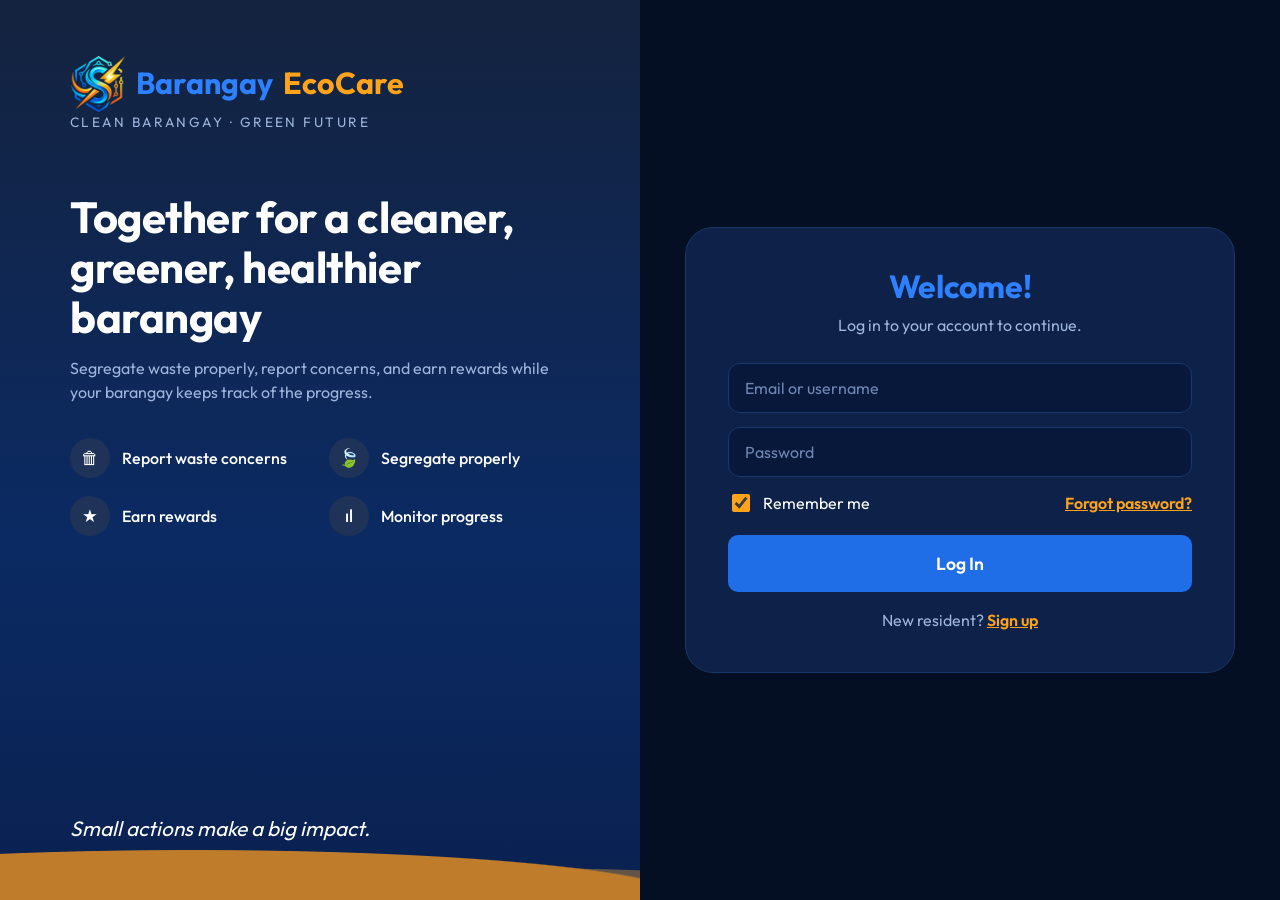
<file: login.html>
<!DOCTYPE html>
<html lang="en">
<head>
  <meta charset="UTF-8">
  <meta name="viewport" content="width=device-width, initial-scale=1">
  <link rel="icon" href="logo.png"><title>Log in – BarangayEcoCare</title>
  <link rel="stylesheet" href="https://fonts.googleapis.com/css2?family=Outfit:wght@400;500;600;700&display=swap">
  <link rel="stylesheet" href="styles.css">
</head>
<body>
<div class="auth">
  <!-- Brand panel -->
  <section class="auth-brand">
    <a href="index.html" class="logo"><img src="logo.png" alt="" width="40" height="40">Barangay<b>EcoCare</b></a>
    <span class="tag">CLEAN BARANGAY · GREEN FUTURE</span>
    <h1>Together for a cleaner, greener, healthier barangay</h1>
    <p class="lead">Segregate waste properly, report concerns, and earn rewards while your barangay keeps track of the progress.</p>
    <ul class="perks">
      <li><span class="ico">🗑</span>Report waste concerns</li>
      <li><span class="ico">🍃</span>Segregate properly</li>
      <li><span class="ico">★</span>Earn rewards</li>
      <li><span class="ico">ıl</span>Monitor progress</li>
    </ul>
    <p class="quote">Small actions make a big impact.</p>
    <div class="hills"></div>
  </section>

  <!-- Form panel -->
  <section class="auth-panel">
    <form class="auth-card" action="#" method="post">
      <h2>Welcome!</h2>
      <p class="sub">Log in to your account to continue.</p>

      <label class="field"><span class="sr" hidden></span>
        <input type="text" name="user" placeholder="Email or username" autocomplete="username" required></label>
      <label class="field"><span hidden></span>
        <input type="password" name="password" placeholder="Password" autocomplete="current-password" required></label>

      <div class="row">
        <label class="check"><input type="checkbox" name="remember" checked> Remember me</label>
        <a href="#" class="link">Forgot password?</a>
      </div>

      <button class="btn btn-blue btn-block" type="submit">Log In</button>

      <p class="switch">New resident? <a href="signup.html" class="link">Sign up</a></p>
            
    </form>
  </section>
</div>
</body>
</html>
</file>
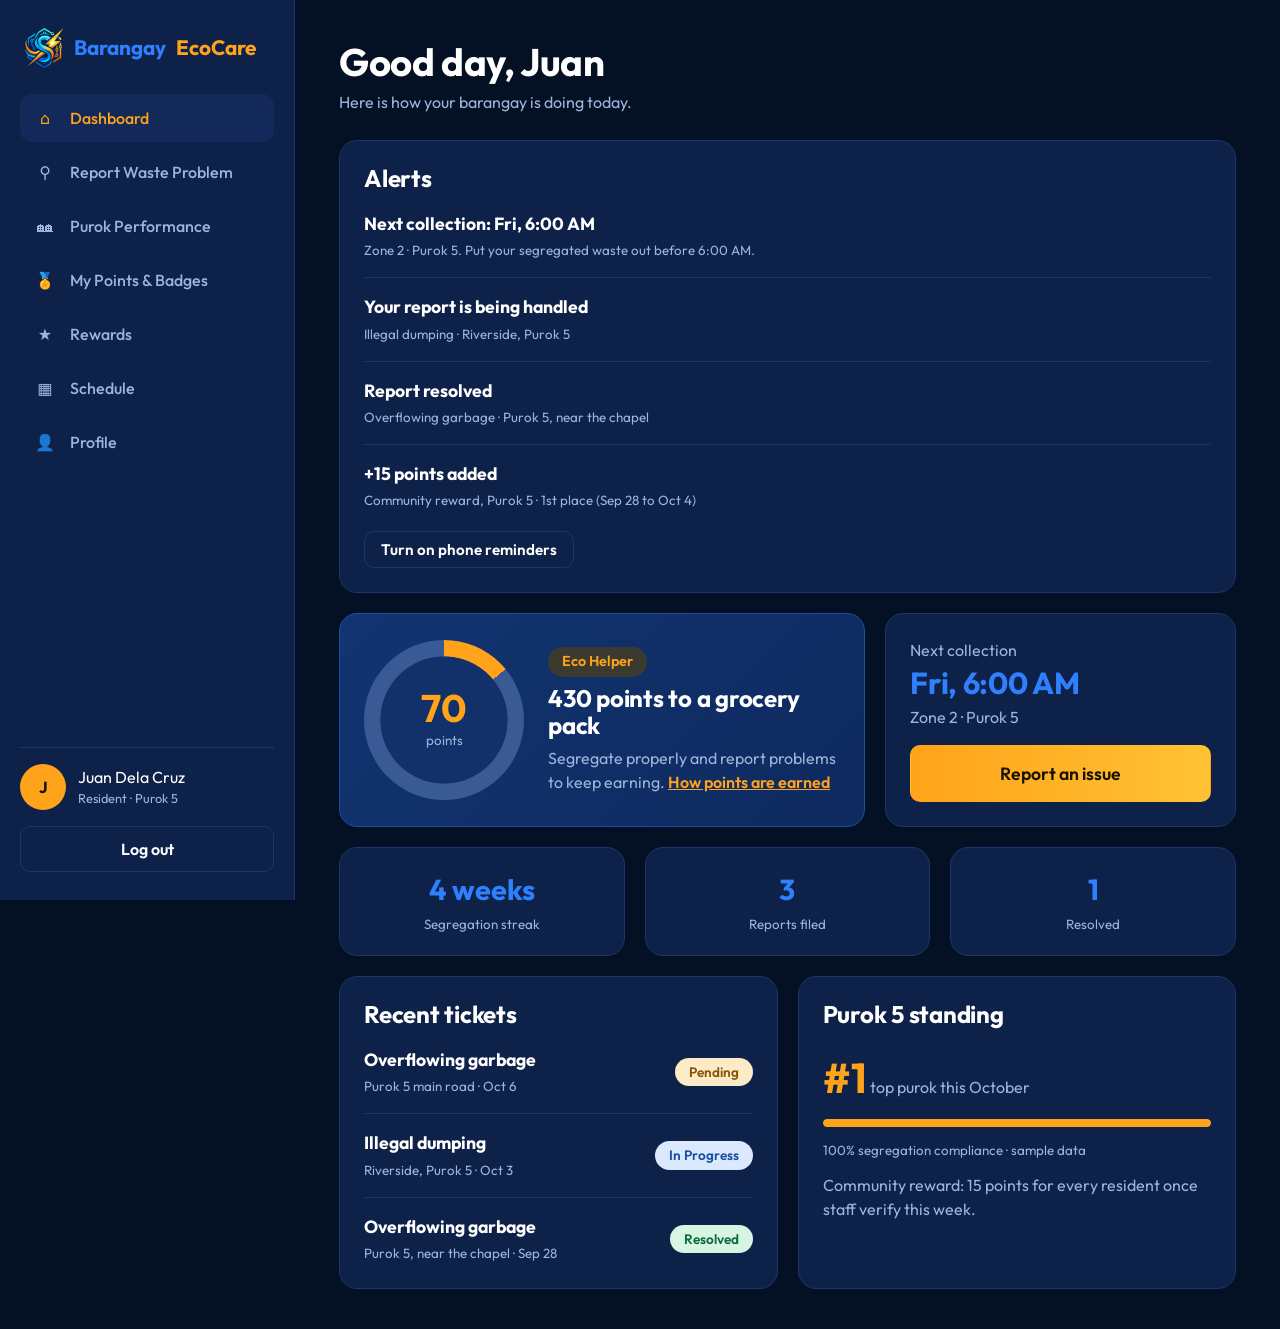
<file: resident-dashboard.html>
<!DOCTYPE html>
<html lang="en">
<head>
  <meta charset="UTF-8">
  <meta name="viewport" content="width=device-width, initial-scale=1">
  <link rel="icon" href="logo.png"><title>Resident dashboard – BarangayEcoCare</title>
  <link rel="stylesheet" href="https://fonts.googleapis.com/css2?family=Outfit:wght@400;500;600;700&display=swap">
  <link rel="stylesheet" href="styles.css">
</head>
<body>
<div class="shell">

  <aside class="sidebar">
    <div><a href="index.html" class="logo"><img src="logo.png" alt="" width="40" height="40">Barangay<b>EcoCare</b></a></div>
    <nav class="nav" aria-label="Dashboard" style="margin-top:20px">
      <a href="#v1" data-i="⌂">Dashboard</a>
      <a href="#v2" data-i="⚲">Report Waste Problem</a>
      <a href="#v3" data-i="🏘">Purok Performance</a>
      <a href="#v4" data-i="🏅">My Points &amp; Badges</a>
      <a href="#v5" data-i="★">Rewards</a>
      <a href="#v6" data-i="▦">Schedule</a>
      <a href="#v7" data-i="👤">Profile</a>
    </nav>
    <div class="me">
      <div class="me-info"><span class="avatar">J</span><div>Juan Dela Cruz<small>Resident · Purok 5</small></div></div>
      <a href="login.html" class="btn">Log out</a>
    </div>
  </aside>

  <main class="main"><div class="views">

    <!-- 1. HOME -->
    <section class="view" id="v1">
      <h1>Good day, Juan</h1>
      <p class="sub">Here is how your barangay is doing today.</p>

      <article class="card" style="margin-bottom:var(--gap)">
        <h2>Alerts</h2>
        <ul class="rows">
          <li><div><strong>Next collection: Fri, 6:00 AM</strong><small>Zone 2 · Purok 5. Put your segregated waste out before 6:00 AM.</small></div></li>
          <li><div><strong>Your report is being handled</strong><small>Illegal dumping · Riverside, Purok 5</small></div></li>
          <li><div><strong>Report resolved</strong><small>Overflowing garbage · Purok 5, near the chapel</small></div></li>
          <li><div><strong>+15 points added</strong><small>Community reward, Purok 5 · 1st place (Sep 28 to Oct 4)</small></div></li>
        </ul>
        <button class="btn btn-sm" style="margin-top:20px">Turn on phone reminders</button>
      </article>

      <div class="grid split" style="margin-bottom:var(--gap)">
        <article class="card points-hero">
          <div class="ring" style="--p:14"><div><b>70</b><small>points</small></div></div>
          <div><span class="chip">Eco Helper</span><h2>430 points to a grocery pack</h2><p class="muted">Segregate properly and report problems to keep earning. <a href="#v4" class="link">How points are earned</a></p></div>
        </article>
        <article class="card"><p class="muted">Next collection</p><h2 class="blue" style="font-size:1.9rem;margin:4px 0">Fri, 6:00 AM</h2><p class="muted" style="margin-bottom:16px">Zone 2 · Purok 5</p><a href="#v2" class="btn btn-primary btn-block">Report an issue</a></article>
      </div>

      <div class="grid g3" style="margin-bottom:var(--gap)">
        <div class="card mini"><b>4 weeks</b><small>Segregation streak</small></div>
        <div class="card mini"><b>3</b><small>Reports filed</small></div>
        <div class="card mini"><b>1</b><small>Resolved</small></div>
      </div>

      <div class="grid g2">
        <article class="card"><h2>Recent tickets</h2>
          <ul class="rows">
            <li><div><strong>Overflowing garbage</strong><small>Purok 5 main road · Oct 6</small></div><span class="badge b-pending">Pending</span></li>
            <li><div><strong>Illegal dumping</strong><small>Riverside, Purok 5 · Oct 3</small></div><span class="badge b-progress">In Progress</span></li>
            <li><div><strong>Overflowing garbage</strong><small>Purok 5, near the chapel · Sep 28</small></div><span class="badge b-resolved">Resolved</span></li>
          </ul></article>
        <article class="card"><h2>Purok 5 standing</h2>
          <p><span class="big-rank">#1</span> <span class="muted">top purok this October</span></p>
          <div class="bar" style="margin:10px 0"><i style="width:100%"></i></div>
          <small class="muted">100% segregation compliance · sample data</small>
          <p class="muted" style="margin-top:12px">Community reward: 15 points for every resident once staff verify this week.</p></article>
      </div>
    </section>

    <!-- 2. REPORT WASTE PROBLEM -->
    <section class="view" id="v2">
      <h1>Report a waste problem</h1>
      <p class="sub">Send a photo report. Barangay staff verify it before any points are given.</p>
      <div class="grid g2" style="align-items:start">
        <form class="card" action="#">
          <div class="field"><span>What are you reporting?</span>
            <div class="roles" role="radiogroup" aria-label="Report type">
              <label><input type="radio" name="type" value="dumping" required><span>Illegal dumping<small>Improper disposal of waste · 15 points</small></span></label>
              <label><input type="radio" name="type" value="overflow"><span>Overflowing garbage<small>Full bins or uncollected waste · 15 points</small></span></label>
            </div></div>
          <label class="field"><span>Purok</span><select required><option>Purok 1</option><option>Purok 2</option><option>Purok 3</option><option>Purok 4</option><option selected>Purok 5</option><option>Purok 6</option><option>Purok 7</option><option>Purok 8</option><option>Purok 9</option></select></label>
          <label class="field"><span>Location</span><input placeholder="e.g. Near the basketball court" required></label>
          <label class="field"><span>Description</span><textarea placeholder="Describe what you saw" required></textarea></label>
          <label class="field"><span>Photo (required)</span><input type="file" accept="image/*" required></label>
          <p class="notice">Points are given only after staff verify a valid report. Pending or rejected reports earn nothing, and duplicate reports of the same incident are not rewarded again.</p>
          <button class="btn btn-primary btn-block" type="submit">Send report</button>
        </form>
        <article class="card"><h2>My reports</h2>
          <ul class="rows">
            <li><div><strong>Overflowing garbage</strong><small>Purok 5 main road · Oct 6<br>Awaiting verification · 15 points if valid</small></div><span class="badge b-pending">Pending</span></li>
            <li><div><strong>Illegal dumping</strong><small>Riverside, Purok 5 · Oct 3<br>Verified · +15 points added</small></div><span class="badge b-progress">In Progress</span></li>
            <li><div><strong>Overflowing garbage</strong><small>Purok 5, near the chapel · Sep 28<br>Verified · +15 points added</small></div><span class="badge b-resolved">Resolved</span></li>
          </ul></article>
      </div>
    </section>

    <!-- 3. PUROK PERFORMANCE -->
    <section class="view" id="v3">
      <h1>Purok performance</h1>
      <p class="sub">See how Purok 5 is doing and whether it earns a community reward.</p>
      <div class="grid g3" style="margin-bottom:var(--gap)">
        <div class="card mini"><b>100%</b><small>Segregation compliance this week</small></div>
        <div class="card mini"><b>#1</b><small>Rank this October</small></div>
        <div class="card mini"><b>15 pts</b><small>Community reward for each resident (1st place)</small></div>
      </div>
      <article class="card" style="margin-bottom:var(--gap)" id="criteria">
        <h2>Proper segregation points: criteria overview</h2>
        <p class="muted" style="margin:0">Points are earned by purok. When your purok is <b>perfect</b> on a collection schedule (it complies with every requirement below), <b>each resident of the purok earns +15 points</b>. The next purok closest to perfect earns <b>10 points</b> per resident, and the rest earn <b>5 points</b>.</p>
        <div class="grid g2" style="margin-top:var(--gap);align-items:start">
          <div>
            <h3 style="margin:0">Requirements for a perfect purok</h3>
            <ol style="margin:10px 0 0;padding-left:20px;line-height:1.7">
              <li>Waste is separated into biodegradable, non-biodegradable and recyclable.</li>
              <li>No mixed waste, for example plastics inside food waste.</li>
              <li>Bins are covered and not overflowing.</li>
              <li>Bins are set out on the scheduled collection day and time.</li>
              <li>No illegal dumping found in the purok during the collection.</li>
            </ol>
          </div>
          <div>
            <h3 style="margin:0 0 4px">Points at a glance</h3>
            <ul class="rows">
              <li><div><strong>Perfect purok</strong><small>Per resident, per schedule</small></div><span class="plus">+15</span></li>
              <li><div><strong>Next purok closest to perfect</strong><small>Per resident, per schedule</small></div><span class="plus">+10</span></li>
              <li><div><strong>The rest of the puroks</strong><small>Per resident, per schedule</small></div><span class="plus">+5</span></li>
              <li><div><strong>Illegal dumping report</strong><small>Verified photo report</small></div><span class="plus">+15</span></li>
              <li><div><strong>Overflowing garbage report</strong><small>Verified photo report</small></div><span class="plus">+15</span></li>
            </ul>
          </div>
        </div>
      </article>
      <div class="grid g2" style="align-items:start">
        <div class="grid">
          <article class="card"><h2>This week · Oct 5 to 11</h2>
            <ul class="rows">
              <li><div><strong>Purok result</strong><small>100% compliance. Perfect segregation based on the collector's photos. 1st place.</small></div><span class="badge b-pending">Awaiting staff check</span></li>
              <li><div><strong>Your reward</strong><small>Every resident of Purok 5 gets 15 points once staff verify.</small></div><span class="badge b-pending">+15 pending</span></li>
            </ul>
            <p class="muted" style="margin-top:14px">Every resident of the purok gets the community reward after authorized staff verify the purok result. 1st place earns 15, 2nd place 10, and all other puroks 5.</p></article>
          <article class="card"><h2>Past assessments</h2>
            <ul class="rows">
              <li><div><strong>Sep 28 to Oct 4 · 100%</strong><small>1st place · Verified · +15 community points added</small></div><span class="badge b-done">Rewarded</span></li>
              <li><div><strong>Sep 21 to 27 · 82%</strong><small>Other puroks · Verified · +5 community points added</small></div><span class="badge b-done">Rewarded</span></li>
            </ul></article>
        </div>
        <article class="card"><h2>Compliance by purok</h2>
          <ul class="compliance">
            <li><div><span>Purok 5 (yours) · 15 pts each</span><b>100%</b></div><div class="bar"><i style="width:100%"></i></div></li>
            <li><div><span>Purok 2 · 10 pts each</span><b>89%</b></div><div class="bar"><i style="width:89%"></i></div></li>
            <li><div><span>Purok 7 · 5 pts each</span><b>85%</b></div><div class="bar"><i style="width:85%"></i></div></li>
            <li><div><span>Purok 4 · 5 pts each</span><b>78%</b></div><div class="bar"><i style="width:78%"></i></div></li>
            <li><div><span>Purok 1 · 5 pts each</span><b>72%</b></div><div class="bar"><i style="width:72%"></i></div></li>
          </ul><small class="muted">Sample data</small></article>
      </div>
    </section>

    <!-- 4. MY POINTS & BADGES -->
    <section class="view" id="v4">
      <h1>My points &amp; badges</h1>
      <p class="sub">You have <b class="orange">70</b> points in total.</p>
      <div class="grid g3" style="margin-bottom:var(--gap)">
        <div class="card mini"><b>20</b><small>Community rewards</small></div>
        <div class="card mini"><b>30</b><small>Verified reports</small></div>
        <div class="card mini"><b>20</b><small>Welcome bonus</small></div>
      </div>
      <article class="card" style="margin-bottom:var(--gap)"><h2>How you earn points</h2>
        <ul class="rows">
          <li><div><strong>Welcome bonus</strong><small>Given one time, when you first sign in.</small></div><span class="plus">+20</span></li>
          <li><div><strong>Report a waste problem</strong><small>Illegal dumping or overflowing garbage, sent with a photo. Points are added after staff verify the report.</small></div><span class="plus">+15 each</span></li>
        </ul>
        <h3 style="margin:22px 0 4px">Purok community reward</h3>
        <p class="muted" style="margin:0 0 6px">Every resident of a purok gets the same points once staff verify the collector's photos for that purok. <a href="#v3" class="link">See the full criteria</a></p>
        <ul class="rows">
          <li><div><strong>1st place</strong><small>Purok with perfect segregation</small></div><span class="plus">+15 each</span></li>
          <li><div><strong>2nd place</strong><small>Next purok closest to perfect</small></div><span class="plus">+10 each</span></li>
          <li><div><strong>All other puroks</strong><small>The rest of the puroks</small></div><span class="plus">+5 each</span></li>
        </ul>
        <p class="notice" style="margin:16px 0 0">Pending or rejected reports earn nothing, and duplicate reports of the same incident are not rewarded again.</p></article>
      <article class="card" style="margin-bottom:var(--gap)"><h2>Badges</h2>
        <div class="grid g3">
          <div class="card badge-tile locked"><div class="em">🌿</div><strong>Eco Helper</strong><small class="muted">Reach 100 points (70 of 100)</small><span class="badge b-off">Locked</span></div>
          <div class="card badge-tile"><div class="em">📸</div><strong>First Report</strong><small class="muted">1 verified report</small><span class="badge b-done">Earned</span></div>
          <div class="card badge-tile"><div class="em">🔥</div><strong>4-week Streak</strong><small class="muted">Segregate 4 weeks in a row</small><span class="badge b-done">Earned</span></div>
          <div class="card badge-tile locked"><div class="em">🏘</div><strong>Community Hero</strong><small class="muted">5 community rewards (2 of 5)</small><span class="badge b-off">Locked</span></div>
          <div class="card badge-tile locked"><div class="em">⭐</div><strong>Top Reporter</strong><small class="muted">10 verified reports (2 of 10)</small><span class="badge b-off">Locked</span></div>
        </div><small class="muted" style="display:block;margin-top:12px">Badges and their requirements are set by the Admin.</small></article>
      <div class="card hist"><h2>Points history</h2>
        <ul class="rows">
          <li><div><strong>Community reward, Purok 5 · 1st place (Sep 28 to Oct 4)</strong><small>Oct 5</small></div><span class="plus">+15</span></li>
          <li><div><strong>Verified report: Illegal dumping</strong><small>Oct 3</small></div><span class="plus">+15</span></li>
          <li><div><strong>Community reward, Purok 5 (Sep 21 to 27)</strong><small>Sep 30</small></div><span class="plus">+5</span></li>
          <li><div><strong>Verified report: Overflowing garbage</strong><small>Sep 28</small></div><span class="plus">+15</span></li>
          <li><div><strong>Welcome bonus</strong><small>Sep 16</small></div><span class="plus">+20</span></li>
        </ul></div>
    </section>

    <!-- 3. SCHEDULE -->
    <section class="view" id="v6">
      <h1>Collection schedule</h1>
      <p class="sub">Your zone is highlighted. Sample schedule; the barangay sets actual times.</p>
      <div class="grid g3">
        <article class="card zone"><span class="eyebrow">Zone 1</span><h3>Purok 1 to 3</h3><p style="margin:0">Mon and Thu · 6:00 AM</p></article>
        <article class="card zone mine"><span class="eyebrow">Zone 2 · Your zone</span><h3>Purok 4 to 6</h3><p style="margin:0">Tue and Fri · 6:00 AM</p></article>
        <article class="card zone"><span class="eyebrow">Zone 3</span><h3>Purok 7 to 9</h3><p style="margin:0">Wed and Sat · 6:00 AM</p></article>
      </div>
    </section>

    <!-- 5. REWARDS -->
    <section class="view" id="v5">
      <h1>Rewards</h1>
      <p class="sub">You have <b class="orange">70</b> points. Redeem here, then claim at the barangay hall once approved.</p>
      <div class="grid g3" style="margin-bottom:var(--gap)">
        <article class="card zone"><h3 style="margin:0">Grocery pack</h3><p class="price" style="margin:6px 0 16px">500 points</p><button class="btn btn-block" disabled>Need 430 more points</button></article>
        <article class="card zone"><h3 style="margin:0">Reusable eco bag</h3><p class="price" style="margin:6px 0 16px">200 points</p><button class="btn btn-block" disabled>Need 130 more points</button></article>
        <article class="card zone"><h3 style="margin:0">Seedling kit</h3><p class="price" style="margin:6px 0 16px">150 points</p><button class="btn btn-block" disabled>Need 80 more points</button></article>
      </div>
      <article class="card"><h2>My redemptions</h2>
        <p class="muted">No redemptions yet.</p></article>
    </section>

    <!-- 5. PROFILE -->
    <section class="view" id="v7">
      <h1>My profile</h1>
      <p class="sub">Update the details you gave when you created your account.</p>
      <div class="grid g2" style="align-items:start">
        <form class="card" action="#">
          <h2>Account details</h2>
          <div class="profile-head"><span class="avatar lg">J</span><button type="button" class="btn btn-sm">Add/Change photo</button><button type="button" class="btn btn-sm">Remove</button><small>JPG or PNG. It shows on your dashboard.</small></div>
          <label class="field"><span>First name</span><input value="Juan"></label>
          <label class="field"><span>Last name</span><input value="Dela Cruz"></label>
          <label class="field"><span>Email</span><input type="email" value="juan.delacruz@email.com"></label>
          <label class="field"><span>Mobile or telephone no.</span><input type="tel" value="09171234567"></label>
          <label class="field"><span>Purok / Address</span><input value="Purok 5"></label>
          <button class="btn btn-primary" type="submit">Save changes</button> <button class="btn" type="reset">Undo changes</button>
        </form>
        <form class="card" action="#">
          <h2>Change password</h2>
          <label class="field"><span>New password</span><input type="password" placeholder="At least 8 characters" minlength="8"></label>
          <label class="field"><span>Confirm new password</span><input type="password" minlength="8"></label>
          <button class="btn btn-primary" type="submit">Update password</button>
        </form>
      </div>
    </section>

  </div></main>
</div>
</body>
</html>
</file>
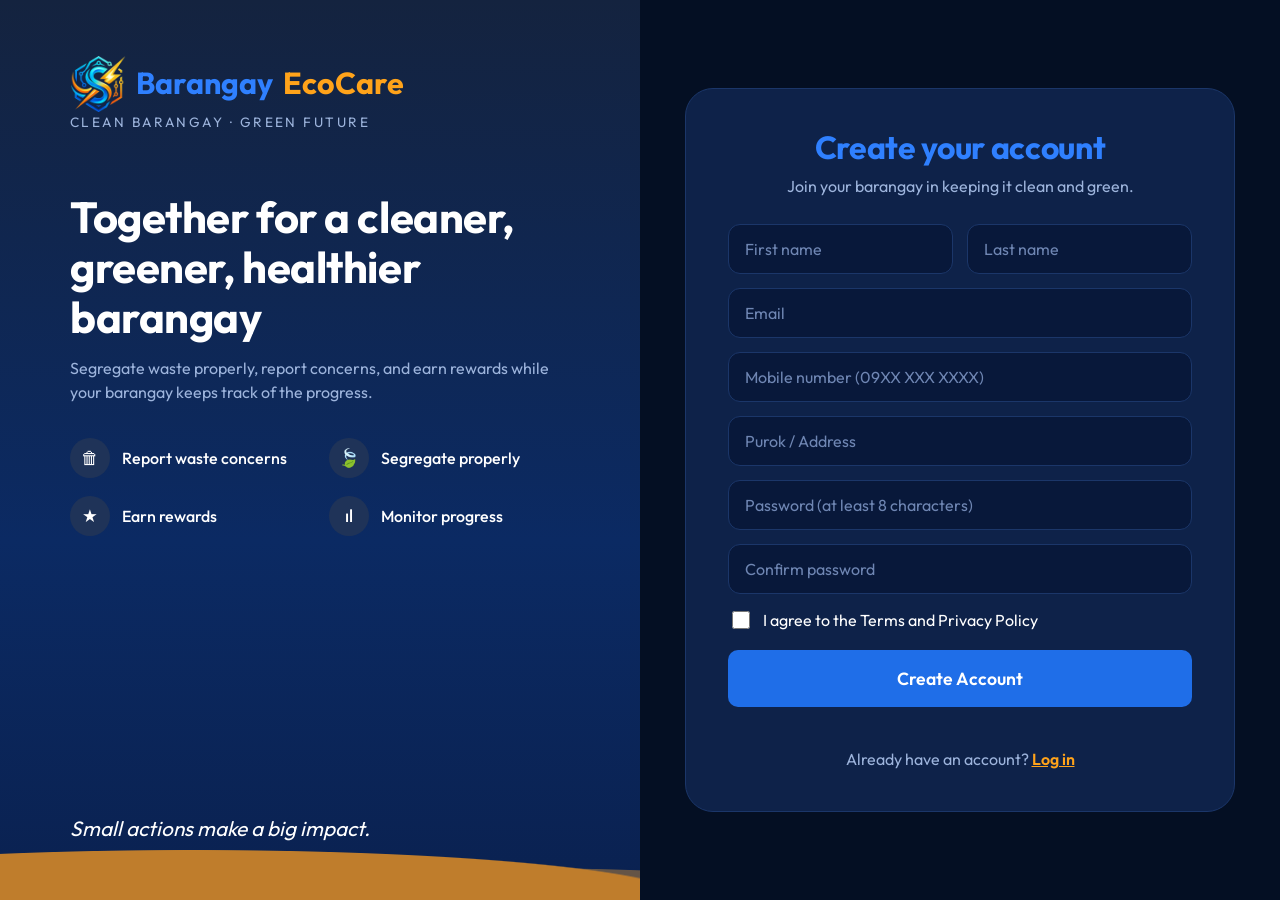
<file: signup.html>
<!DOCTYPE html>
<html lang="en">
<head>
  <meta charset="UTF-8">
  <meta name="viewport" content="width=device-width, initial-scale=1">
  <link rel="icon" href="logo.png"><title>Sign up – BarangayEcoCare</title>
  <link rel="stylesheet" href="https://fonts.googleapis.com/css2?family=Outfit:wght@400;500;600;700&display=swap">
  <link rel="stylesheet" href="styles.css">
</head>
<body>
<div class="auth">
  <section class="auth-brand">
    <a href="index.html" class="logo"><img src="logo.png" alt="" width="40" height="40">Barangay<b>EcoCare</b></a>
    <span class="tag">CLEAN BARANGAY · GREEN FUTURE</span>
    <h1>Together for a cleaner, greener, healthier barangay</h1>
    <p class="lead">Segregate waste properly, report concerns, and earn rewards while your barangay keeps track of the progress.</p>
    <ul class="perks">
      <li><span class="ico">🗑</span>Report waste concerns</li>
      <li><span class="ico">🍃</span>Segregate properly</li>
      <li><span class="ico">★</span>Earn rewards</li>
      <li><span class="ico">ıl</span>Monitor progress</li>
    </ul>
    <p class="quote">Small actions make a big impact.</p>
    <div class="hills"></div>
  </section>

  <section class="auth-panel">
    <form class="auth-card" action="#" method="post">
      <h2>Create your account</h2>
      <p class="sub">Join your barangay in keeping it clean and green.</p>
     
      <input type="hidden" name="role" value="resident">

      <div class="field-row">
        <label class="field"><input type="text" name="first" placeholder="First name" autocomplete="given-name" required></label>
        <label class="field"><input type="text" name="last" placeholder="Last name" autocomplete="family-name" required></label>
      </div>
      <label class="field"><input type="email" name="email" placeholder="Email" autocomplete="email" required></label>
      <label class="field"><input type="tel" name="mobile" placeholder="Mobile number (09XX XXX XXXX)" pattern="09[0-9\s]{9,12}" autocomplete="tel" required></label>
      <label class="field"><input type="text" name="address" placeholder="Purok / Address" required></label>
      <label class="field"><input type="password" name="password" placeholder="Password (at least 8 characters)" minlength="8" autocomplete="new-password" required></label>
      <label class="field"><input type="password" name="confirm" placeholder="Confirm password" minlength="8" autocomplete="new-password" required></label>

      <label class="check" style="margin-bottom:18px"><input type="checkbox" required> I agree to the Terms and Privacy Policy</label>
      <button class="btn btn-blue btn-block" type="submit">Create Account</button>

      <p class="switch" style="margin-top:40px">Already have an account? <a href="login.html" class="link">Log in</a></p>
      
    </form>
  </section>
</div>
</body>
</html>
</file>
<file: styles.css>
/* =========================================================
   BarangayEcoCare – shared stylesheet
   Sections: 1 Tokens · 2 Base · 3 Buttons/Forms · 4 Cards/Badges
             5 Landing · 6 Auth · 7 Dashboard shell · 8 Dashboard parts
             9 Responsive
   ========================================================= */

/* 1. TOKENS ------------------------------------------------ */
:root {
  --bg: #041024;
  --bg-alt: #07162f;
  --card: #0e2249;
  --card-hi: #12295a;
  --input: #08183a;
  --line: #1b3669;
  --blue: #2f80ff;
  --blue-dark: #1f6ee8;
  --orange: #ffa31a;
  --orange-2: #ffc233;
  --text: #ffffff;
  --muted: #9db4dc;
  --good-bg: #d8f5e4; --good: #0b6b3a;
  --warn-bg: #fdebc8; --warn: #8a5300;
  --info-bg: #dbe9ff; --info: #1a4fa3;
  --font: "Outfit", system-ui, -apple-system, "Segoe UI", sans-serif;
  --radius: 18px;
  --radius-sm: 12px;
  --gap: 20px;
  --side-w: 295px;
  --ease: .2s ease;
}

/* 2. BASE -------------------------------------------------- */
*, *::before, *::after { box-sizing: border-box; }
html { scroll-behavior: smooth; }
body {
  margin: 0; background: var(--bg); color: var(--text);
  font-family: var(--font); line-height: 1.5; -webkit-font-smoothing: antialiased;
}
h1, h2, h3, p { margin: 0; }
h1, h2, h3 { line-height: 1.15; letter-spacing: -.01em; }
a { color: inherit; text-decoration: none; }
ul { list-style: none; margin: 0; padding: 0; }
.muted { color: var(--muted); }
.blue { color: var(--blue); }
.orange { color: var(--orange); }
.wrap { width: min(1120px, 100% - 40px); margin-inline: auto; }
:focus-visible { outline: 2px solid var(--orange); outline-offset: 2px; }
@media (prefers-reduced-motion: reduce) { * { transition: none !important; scroll-behavior: auto !important; } }

.logo { font-weight: 700; font-size: 1.3rem; color: var(--blue); }
.logo b { color: var(--orange); font-weight: 700; }

/* 3. BUTTONS & FORMS --------------------------------------- */
.btn {
  display: inline-flex; align-items: center; justify-content: center; gap: 8px;
  padding: 12px 22px; border-radius: 10px; border: 1px solid var(--line);
  background: transparent; color: var(--text); font: 600 1rem var(--font);
  cursor: pointer; transition: transform var(--ease), filter var(--ease), background var(--ease);
}
.btn:hover { transform: translateY(-1px); background: var(--card-hi); }
.btn-primary { background: linear-gradient(90deg, var(--orange), var(--orange-2)); color: #1a1200; border-color: transparent; }
.btn-primary:hover { background: linear-gradient(90deg, var(--orange), var(--orange-2)); filter: brightness(1.08); }
.btn-blue { background: var(--blue-dark); border-color: transparent; }
.btn-blue:hover { background: var(--blue); }
.btn-block { width: 100%; padding: 16px; font-size: 1.1rem; }
.btn-sm { padding: 8px 16px; font-size: .95rem; }
.btn[disabled] { background: #1b3669; color: var(--muted); cursor: not-allowed; transform: none; }

.field { display: block; margin-bottom: 14px; }
.field > span { display: block; font-weight: 600; margin-bottom: 6px; }
.field input, .field select, .field textarea {
  width: 100%; padding: 14px 16px; border-radius: var(--radius-sm);
  background: var(--input); border: 1px solid var(--line); color: var(--text);
  font: 1rem var(--font); transition: border-color var(--ease);
}
.field textarea { min-height: 110px; resize: vertical; }
.field input::placeholder, .field textarea::placeholder { color: #6f86b3; }
.field input:focus, .field select:focus, .field textarea:focus { border-color: var(--blue); outline: none; }
.field-row { display: grid; grid-template-columns: 1fr 1fr; gap: 14px; }
.check { display: flex; align-items: center; gap: 10px; }
.check input { width: 18px; height: 18px; accent-color: var(--orange); }

/* 4. CARDS & BADGES ---------------------------------------- */
.card { background: var(--card); border: 1px solid var(--line); border-radius: var(--radius); padding: 24px; }
.grid { display: grid; gap: var(--gap); }
.g2 { grid-template-columns: repeat(2, 1fr); }
.g3 { grid-template-columns: repeat(3, 1fr); }
.g4 { grid-template-columns: repeat(4, 1fr); }
.eyebrow { color: var(--orange); font-weight: 600; font-size: .9rem; }
.badge { display: inline-block; padding: 4px 14px; border-radius: 99px; font-size: .85rem; font-weight: 600; white-space: nowrap; }
.b-pending { background: var(--warn-bg); color: var(--warn); }
.b-progress { background: var(--info-bg); color: var(--info); }
.b-resolved, .b-done { background: var(--good-bg); color: var(--good); }
.ico {
  display: grid; place-items: center; width: 40px; height: 40px; border-radius: 10px;
  background: #11306a; color: var(--blue); font-size: 1.1rem; margin-bottom: 14px;
}
.bar { height: 8px; border-radius: 9px; background: #14306a; overflow: hidden; }
.bar > i { display: block; height: 100%; background: var(--orange); border-radius: 9px; }

/* 5. LANDING PAGE ------------------------------------------ */
.site-header { position: sticky; top: 0; z-index: 20; background: rgba(4,16,36,.92); backdrop-filter: blur(8px); border-bottom: 1px solid var(--line); }
.site-header .wrap { display: flex; align-items: center; justify-content: space-between; height: 66px; }
.site-nav { display: flex; align-items: center; gap: 26px; }
.site-nav a:not(.btn) { color: var(--muted); font-weight: 500; transition: color var(--ease); }
.site-nav a:not(.btn):hover { color: var(--text); }
.nav-toggle, .nav-burger { display: none; }

.hero { background: radial-gradient(900px 400px at 80% 0, #1a2f5c 0, transparent 70%), linear-gradient(#0a1c43, var(--bg)); padding: 80px 0 90px; }
.hero .wrap { display: grid; grid-template-columns: 1.15fr 1fr; gap: 50px; align-items: center; }
.hero h1 { font-size: clamp(2.2rem, 5vw, 3.4rem); font-weight: 700; margin-bottom: 18px; }
.hero p.lead { color: var(--muted); max-width: 520px; margin-bottom: 26px; }
.hero .actions { display: flex; flex-wrap: wrap; gap: 12px; }
.overview { background: var(--card); border: 1px solid var(--line); border-radius: var(--radius); padding: 22px; box-shadow: 0 20px 50px rgba(0,0,0,.35); }
.overview-head { display: flex; justify-content: space-between; margin-bottom: 14px; font-size: .9rem; }
.overview-stats { display: grid; grid-template-columns: 1fr 1fr; gap: 12px; margin-bottom: 14px; }
.overview-stats div { background: var(--bg); border-radius: var(--radius-sm); padding: 14px; color: var(--muted); font-size: .9rem; }
.overview-stats b { display: block; color: var(--blue); font-size: 1.8rem; line-height: 1.1; }
.overview li { display: flex; justify-content: space-between; align-items: center; padding: 10px 0; border-top: 1px solid var(--line); font-size: .95rem; }

.section { padding: 70px 0; }
.section.alt { background: var(--bg-alt); }
.section h2 { font-size: clamp(1.7rem, 3.5vw, 2.2rem); margin-bottom: 8px; }
.section .sub { color: var(--muted); margin-bottom: 30px; max-width: 560px; }
.note { color: var(--muted); font-size: .85rem; margin-top: 18px; }
.price { color: var(--blue); font-weight: 700; font-size: 1.15rem; }
.center { text-align: center; }
.center .sub { margin-inline: auto; }

.podium { display: grid; grid-template-columns: repeat(3, 1fr); gap: var(--gap); align-items: end; max-width: 760px; margin: 0 auto; }
.podium .card { text-align: center; }
.podium .first { border-color: #8a6a1e; padding-block: 34px; }
.rank { width: 38px; height: 38px; border-radius: 50%; display: grid; place-items: center; margin: 0 auto 8px; font-weight: 700; color: #1a1200; background: #b9c2cf; }
.first .rank { background: #f2c21b; }
.rank.r3 { background: #d38b4e; }
.podium .pct { color: var(--blue); font-size: 1.5rem; font-weight: 700; }
.podium .meta { display: flex; justify-content: space-between; font-size: .8rem; color: var(--muted); margin-top: 8px; }

.steps li { border-left: 3px solid var(--orange); padding-left: 14px; }
.steps h3 { font-size: 1.05rem; margin: 4px 0; }
.steps p { color: var(--muted); font-size: .92rem; }
.site-footer { text-align: center; padding: 40px 0; border-top: 1px solid var(--line); color: var(--muted); font-size: .9rem; background: #030c1b; }
.site-footer .logo { color: #fff; display: block; margin-bottom: 4px; }

/* 6. AUTH (login / sign up) -------------------------------- */
.auth { min-height: 100vh; display: grid; grid-template-columns: 1fr 1fr; }
.auth-brand { padding: 56px 70px; position: relative; overflow: hidden; background: linear-gradient(180deg, #14233f, #0b2a63 60%, #0a2150); display: flex; flex-direction: column; }
.auth-brand .logo { font-size: 1.9rem; }
.auth-brand .tag { font-size: .85rem; letter-spacing: .18em; color: var(--muted); }
.auth-brand h1 { font-size: clamp(2rem, 3.4vw, 3rem); margin: 60px 0 14px; max-width: 540px; }
.auth-brand .lead { color: var(--muted); max-width: 520px; }
.perks { display: grid; grid-template-columns: 1fr 1fr; gap: 18px; margin-top: 34px; max-width: 540px; }
.perks li { display: flex; align-items: center; gap: 12px; font-weight: 500; }
.perks .ico { margin: 0; border-radius: 50%; background: #1f3358; color: #fff; flex: none; }
.auth-brand .quote { margin-top: auto; padding-top: 50px; font-style: italic; font-size: 1.3rem; }
.hills { position: absolute; inset: auto 0 0 0; height: 90px; background:
  radial-gradient(140% 100% at 30% 100%, #bf7d2c 55%, transparent 56%),
  radial-gradient(120% 100% at 80% 120%, #645446 55%, transparent 56%); pointer-events: none; }
.auth-panel { display: grid; place-items: center; padding: 40px 24px; background: #040f23; }
.auth-card { width: min(550px, 100%); background: var(--card); border: 1px solid var(--line); border-radius: 28px; padding: 40px 42px; }
.auth-card h2 { text-align: center; color: var(--blue); font-size: 2rem; }
.auth-card .sub { text-align: center; color: var(--muted); margin: 8px 0 26px; }
.auth-card .row { display: flex; justify-content: space-between; align-items: center; margin: 4px 0 20px; }
.link { color: var(--orange); font-weight: 600; text-decoration: underline; }
.or { display: flex; align-items: center; gap: 14px; color: var(--muted); margin: 34px 0 18px; }
.or::before, .or::after { content: ""; flex: 1; height: 1px; background: var(--line); }
.roles { display: grid; grid-template-columns: repeat(2, 1fr); gap: 12px; }
.roles label { cursor: pointer; }
.roles input { position: absolute; opacity: 0; }
.roles span { display: flex; flex-direction: column; align-items: center; gap: 8px; padding: 18px 8px; text-align: center; font-weight: 500; font-size: .95rem; border: 1px solid var(--line); border-radius: var(--radius-sm); background: var(--bg); transition: border-color var(--ease); height: 100%; }
.roles span::before { content: "◉"; color: var(--blue); font-size: 1.3rem; }
.roles input:checked + span { border: 2px solid var(--orange); }
.roles input:focus-visible + span { outline: 2px solid var(--orange); }
.auth-card .switch { text-align: center; color: var(--muted); margin-top: 16px; }

/* 7. DASHBOARD SHELL --------------------------------------- */
.shell { display: grid; grid-template-columns: var(--side-w) 1fr; min-height: 100vh; }
.sidebar { background: var(--card); border-right: 1px solid var(--line); padding: 28px 20px; display: flex; flex-direction: column; position: sticky; top: 0; height: 100vh; }
.sidebar .logo { padding-left: 12px; }
.sidebar .ws { color: var(--muted); font-size: .9rem; padding: 4px 12px 24px; }
.nav { display: grid; gap: 6px; }
.nav a { display: flex; align-items: center; gap: 14px; padding: 12px 14px; border-radius: 12px; color: var(--muted); font-weight: 500; transition: background var(--ease), color var(--ease); }
.nav a::before { content: attr(data-i); width: 22px; text-align: center; }
.nav a:hover { background: #12295a; color: var(--text); }
.nav .count { margin-left: auto; background: var(--orange); color: #1a1200; border-radius: 99px; min-width: 26px; text-align: center; font-size: .8rem; font-weight: 700; padding: 2px 8px; }
.me { margin-top: auto; border-top: 1px solid var(--line); padding-top: 16px; }
.me-info { display: flex; align-items: center; gap: 12px; margin-bottom: 16px; }
.me-info small { display: block; color: var(--muted); font-size: .8rem; }
.avatar { width: 46px; height: 46px; border-radius: 50%; background: var(--orange); color: #1a1200; display: grid; place-items: center; font-weight: 700; flex: none; }
.avatar.lg { width: 112px; height: 112px; font-size: 2.6rem; }
.me .btn { width: 100%; }

.main { padding: 40px 44px; min-width: 0; }
.view { display: none; }
.views:not(:has(.view:target)) > .view:first-child { display: block; }
.view:target { display: block; }
.view > h1 { font-size: 2.4rem; font-weight: 700; }
.view > .sub { color: var(--muted); margin: 6px 0 26px; }

/* active nav link (CSS-only routing via :target) */
.shell:not(:has(.view:target)) .nav a:first-child,
.shell:has(#v1:target) .nav a[href="#v1"], .shell:has(#v2:target) .nav a[href="#v2"],
.shell:has(#v3:target) .nav a[href="#v3"], .shell:has(#v4:target) .nav a[href="#v4"],
.shell:has(#v5:target) .nav a[href="#v5"], .shell:has(#v6:target) .nav a[href="#v6"] {
  background: #12295a; color: var(--orange);
}
.view { scroll-margin-top: 0; }

/* 8. DASHBOARD PARTS --------------------------------------- */
.stat { padding: 22px 24px; }
.stat small { color: var(--muted); font-size: 1rem; }
.stat b { display: block; font-size: 2.6rem; line-height: 1.2; color: var(--blue); }
.stat b.o { color: var(--orange); }
.card h2 { font-size: 1.5rem; margin-bottom: 18px; }
.rows > li { display: flex; align-items: center; justify-content: space-between; gap: 16px; padding: 16px 0; border-top: 1px solid var(--line); }
.rows > li:first-child { border-top: 0; padding-top: 0; }
.rows > li:last-child { padding-bottom: 0; }
.rows strong { display: block; font-size: 1.1rem; }
.rows small { color: var(--muted); }
.rows .acts { display: flex; gap: 10px; flex: none; }
.rows .dd { display: flex; gap: 10px; flex: none; }
.rows select { background: var(--input); color: var(--text); border: 1px solid var(--line); border-radius: 10px; padding: 10px 12px; font: 1rem var(--font); }
.rows a.pin { color: var(--blue); text-decoration: underline; }
.compliance li { margin-bottom: 16px; }
.compliance li > div { display: flex; justify-content: space-between; font-weight: 500; margin-bottom: 6px; }
.tabs { display: flex; flex-wrap: wrap; gap: 10px; margin-bottom: 22px; }
.tabs span { padding: 10px 24px; border-radius: 99px; border: 1px solid var(--line); background: var(--card); color: var(--muted); font-weight: 500; cursor: pointer; transition: var(--ease); }
.tabs span:hover { color: var(--text); }
.tabs .on { background: var(--orange); border-color: var(--orange); color: #1a1200; font-weight: 600; }
.zone { padding: 24px; }
.zone h3 { font-size: 1.4rem; margin: 8px 0 6px; }
.zone p { color: var(--muted); margin-bottom: 18px; }
.zone.mine { border-color: var(--orange); }
.profile-head { display: flex; align-items: center; gap: 14px; flex-wrap: wrap; margin-bottom: 20px; }
.profile-head small { color: var(--muted); width: 100%; }
.hist .plus { color: #4be08a; font-weight: 700; font-size: 1.1rem; }
.points-hero { display: flex; align-items: center; gap: 24px; background: linear-gradient(135deg, #123470, #0e2a5f); border-color: #1f4f9c; }
.ring { --p: 64; width: 160px; height: 160px; border-radius: 50%; flex: none; display: grid; place-items: center; text-align: center;
  background: radial-gradient(closest-side, #12306a 79%, transparent 80%), conic-gradient(var(--orange) calc(var(--p) * 1%), #3a5a96 0); }
.ring b { display: block; font-size: 2.4rem; color: var(--orange); line-height: 1; }
.ring small { color: var(--muted); }
.chip { display: inline-block; background: #3b3a2e; color: var(--orange); font-weight: 600; border-radius: 99px; padding: 4px 14px; font-size: .9rem; margin-bottom: 8px; }
.points-hero h2 { margin-bottom: 6px; }
.mini { text-align: center; padding: 20px; }
.mini b { display: block; color: var(--blue); font-size: 1.8rem; }
.mini small { color: var(--muted); }
.big-rank { font-size: 2.6rem; font-weight: 700; color: var(--orange); }

/* 9. RESPONSIVE -------------------------------------------- */
@media (max-width: 1024px) {
  .g4 { grid-template-columns: repeat(2, 1fr); }
  .hero .wrap { grid-template-columns: 1fr; }
  .main { padding: 32px 26px; }
}
@media (max-width: 860px) {
  /* landing: burger menu */
  .nav-burger { display: block; cursor: pointer; font-size: 1.6rem; padding: 6px 10px; }
  .site-nav { position: absolute; top: 66px; left: 0; right: 0; flex-direction: column; align-items: stretch; gap: 0; background: var(--bg); border-bottom: 1px solid var(--line); max-height: 0; overflow: hidden; transition: max-height .3s ease; }
  .site-nav a { padding: 14px 24px; }
  .site-nav .btn { margin: 12px 24px; }
  .nav-toggle:checked ~ .site-nav { max-height: 520px; }
  /* auth: stack, hide big brand copy */
  .auth { grid-template-columns: 1fr; }
  .auth-brand { padding: 28px 24px 100px; }
  .auth-brand h1 { margin: 24px 0 10px; font-size: 1.8rem; }
  .perks, .auth-brand .quote { display: none; }
  .auth-card { padding: 30px 22px; }
  /* dashboard: sidebar becomes top bar with scrolling nav */
  .shell { grid-template-columns: 1fr; }
  .sidebar { position: static; height: auto; padding: 16px; flex-direction: row; flex-wrap: wrap; align-items: center; gap: 10px; border-right: 0; border-bottom: 1px solid var(--line); }
  .sidebar .ws { padding: 0; flex: 1; }
  .nav { order: 3; width: 100%; display: flex; overflow-x: auto; gap: 6px; padding-bottom: 4px; }
  .nav a { flex: none; padding: 10px 14px; }
  .me { order: 2; margin: 0; border: 0; padding: 0; }
  .me-info { display: none; }
  .main { padding: 24px 16px; }
  .view > h1 { font-size: 1.9rem; }
  .g3, .g2 { grid-template-columns: 1fr; }
  .podium { grid-template-columns: 1fr; }
  .points-hero { flex-direction: column; text-align: center; }
}
@media (max-width: 600px) {
  .g4 { grid-template-columns: 1fr 1fr; }
  .field-row, .roles { grid-template-columns: 1fr; }
  .rows > li { flex-wrap: wrap; }
  .rows > li > :first-child { flex: 1 1 100%; }
  .rows .acts, .rows .dd { width: 100%; }
  .rows .acts .btn, .rows .dd select { flex: 1; }
}

/* Resident home: hero + next-collection split (stacks on tablet/mobile) */
.split { grid-template-columns: 1.5fr 1fr; }
@media (max-width: 1024px) { .split { grid-template-columns: 1fr; } }

/* ---- Logo image ---- */
a.logo { display: inline-flex; align-items: center; gap: 10px; }
.logo img { height: 40px; width: 40px; object-fit: contain; }
.auth-brand .logo img { height: 56px; width: 56px; }
.sidebar .logo { padding-left: 4px; }

/* ---- Tables (admin) ---- */
.table-wrap { overflow-x: auto; }
.table { width: 100%; border-collapse: collapse; min-width: 560px; }
.table th { text-align: left; color: var(--muted); font-weight: 500; font-size: .9rem; padding: 0 12px 12px; }
.table td { padding: 14px 12px; border-top: 1px solid var(--line); vertical-align: middle; }
.table tr:hover td { background: rgba(255,255,255,.03); }
.table .acts { display: flex; gap: 8px; }
.b-off { background: #3a4660; color: #cbd6ee; }
.b-role { background: #11306a; color: #8fb8ff; }
.toolbar { display: flex; flex-wrap: wrap; gap: 12px; margin-bottom: 18px; }
.toolbar input { flex: 1; min-width: 200px; padding: 12px 16px; border-radius: 99px; background: var(--card); border: 1px solid var(--line); color: var(--text); font: 1rem var(--font); }
.big-num { font-size: 1.8rem; font-weight: 700; color: var(--blue); }
.route-item { display: flex; align-items: center; gap: 14px; }
.route-item input { width: 22px; height: 22px; accent-color: var(--orange); flex: none; }
.route-item:has(input:checked) strong { text-decoration: line-through; color: var(--muted); }

/* ---- Info notice (role / sign-up hints) ---- */
.notice { background: #0b2a5e; border: 1px solid #1f4f9c; border-radius: 12px; padding: 12px 16px; color: var(--muted); font-size: .92rem; margin: 0 0 18px; }
.notice b { color: var(--text); }
.auth-card .notice { text-align: left; }

/* Staff dashboard: 7th view (Purok rewards) */
.shell:has(#v7:target) .nav a[href="#v7"] { background: #12295a; color: var(--orange); }

/* Badges + report-type cards */
.badge-tile { text-align: center; display: grid; gap: 6px; justify-items: center; padding: 20px; }
.badge-tile .em { font-size: 2rem; line-height: 1; }
.badge-tile.locked { opacity: .5; }
.roles span small { font-weight: 400; color: var(--muted); font-size: .8rem; }
</file>
